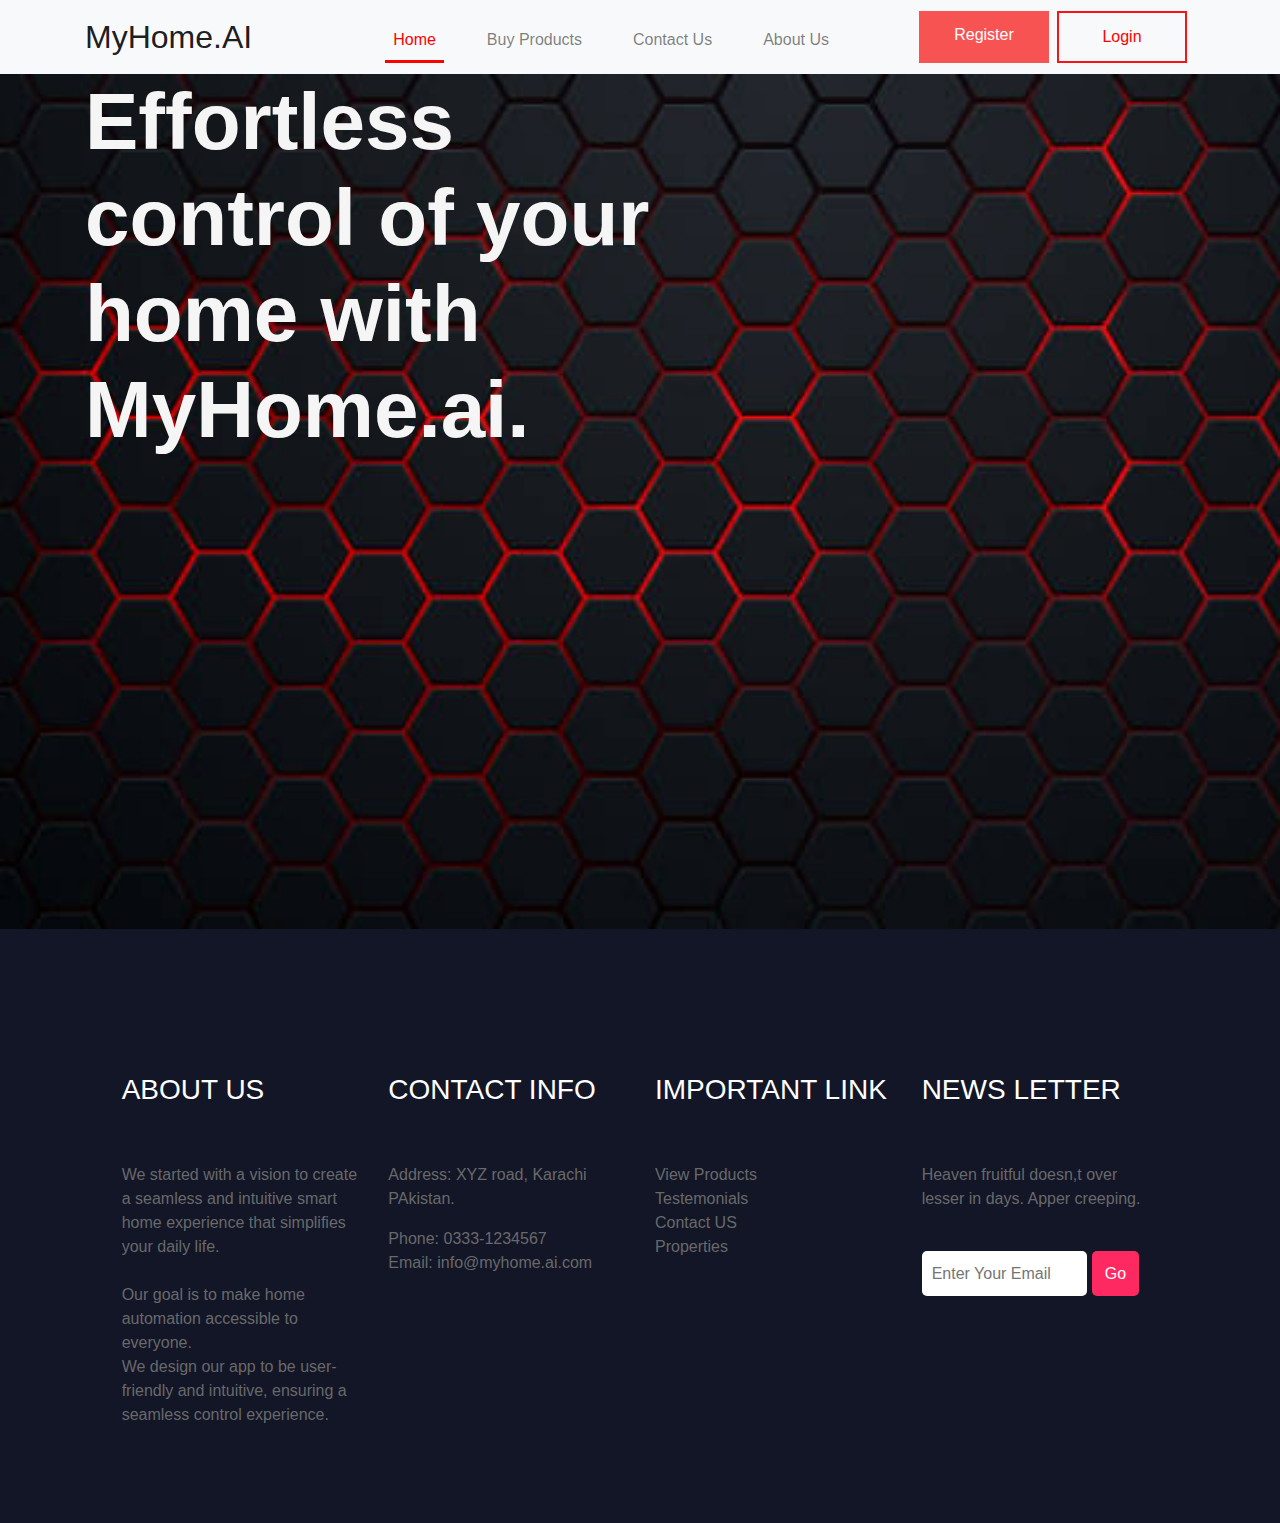
<file: index.html>
<!doctype html>
<html lang="en">

<head>
  <!-- Required meta tags -->
  <meta charset="utf-8">
  <meta name="viewport" content="width=device-width, initial-scale=1, shrink-to-fit=no">

  <!-- Bootstrap CSS -->
  <link rel="stylesheet" href="https://cdn.jsdelivr.net/npm/bootstrap@4.3.1/dist/css/bootstrap.min.css">
  <link rel="stylesheet" href="CSS/index.css">

  <title>Home</title>
</head>

<body>

  <!-- =========================================navbar starts================================================== -->
  <nav class="navbar navbar-expand-lg navbar-light bg-light">
    <div class="container">
        <a class="navbar-brand" href="#">MyHome.AI</a>
        <button class="navbar-toggler" type="button" data-toggle="collapse" data-target="#navbarSupportedContent"
            aria-controls="navbarSupportedContent" aria-expanded="false" aria-label="Toggle navigation">
            <span class="navbar-toggler-icon"></span>
        </button>

        <div class="collapse navbar-collapse" id="navbarSupportedContent">
            <ul class="navbar-nav m-auto mb-2 mb-lg-0">
                <li class="nav-item ">
                    <a class="nav-link" id="home" href="index.html">Home </a>
                </li>
                <li class="nav-item">
                    <a class="nav-link" id="products" href="buyProducts.html">Buy Products</a>
                </li>
                <li class="nav-item">
                    <a class="nav-link" id="contact" href="contactUs.html">Contact Us</a>
                </li>
                <li class="nav-item">
                    <a class="nav-link" id="about" href="aboutUs.html">About Us</a>
                </li>

            </ul>
            <form class="d-flex">
                <a class="btn0" href="registration.html">Register</a>
                <a class="btn1 mx-2" href="login.html">Login</a>
            </form>
        </div>
    </div>
</nav>
  <!--===================================navabr ends======================================-->




  <!--===================================main starts======================================-->

  <section class="main">
    <div class="container">
      <div class="row">
        <div class="col-lg-7">
          <h1>Effortless control of your<br> home with MyHome.ai.</h1>
        </div>
      </div>
    </div>
  </section>

  <!--===================================main ends======================================-->



 
  <!--=============================footer start====================-->

  <section class="footer pt-5">
    <div class="container-fluid pt-5">
        <div class="row ">
            <div class="col-lg-10 m-auto">
                <div class="row">
                    <div class="col-lg-3">
                        <h3 class="py-5">ABOUT US</h3>
                        <p>We started with a vision to create a seamless and intuitive smart home experience that
                            simplifies your daily life.
                        </p><br>
                        <p>Our goal is to make home automation accessible to everyone. <br>
                            We design our app to be user-friendly and intuitive, ensuring a seamless control
                            experience.</p>
                    </div>
                    <div class="col-lg-3">
                        <h3 class="py-5">CONTACT INFO</h3>
                        <p>Address: XYZ road, Karachi PAkistan.</p>
                        <p class="link pt-3">Phone: 0333-1234567</p>
                        <p class="link">Email: info@myhome.ai.com</p>
                    </div>
                    <div class="col-lg-3">
                        <h3 class="py-5">IMPORTANT LINK</h3>
                        <p class="link">View Products</p>
                        <p class="link">Testemonials</p>
                        <p class="link">Contact US</p>
                        <p class="link">Properties </p>
                    </div>
                    <div class="col-lg-3">
                        <h3 class="py-5">NEWS LETTER</h3>
                        <p>Heaven fruitful doesn,t over lesser
                            in days. Apper creeping.</p>

                        <input type="text" placeholder="Enter Your Email">
                        <button>Go</button>
                    </div>

                </div>
            </div>
        </div>
        <br><br><br><br>
    </div>

</section>

  <!--=============================footer end====================-->




  <script src="https://code.jquery.com/jquery-3.3.1.slim.min.js"
    integrity="sha384-q8i/X+965DzO0rT7abK41JStQIAqVgRVzpbzo5smXKp4YfRvH+8abtTE1Pi6jizo"
    crossorigin="anonymous"></script>
  <script src="https://cdn.jsdelivr.net/npm/popper.js@1.14.7/dist/umd/popper.min.js"></script>
  <script src="https://cdn.jsdelivr.net/npm/bootstrap@4.3.1/dist/js/bootstrap.min.js"></script>
</body>

</html>
</file>
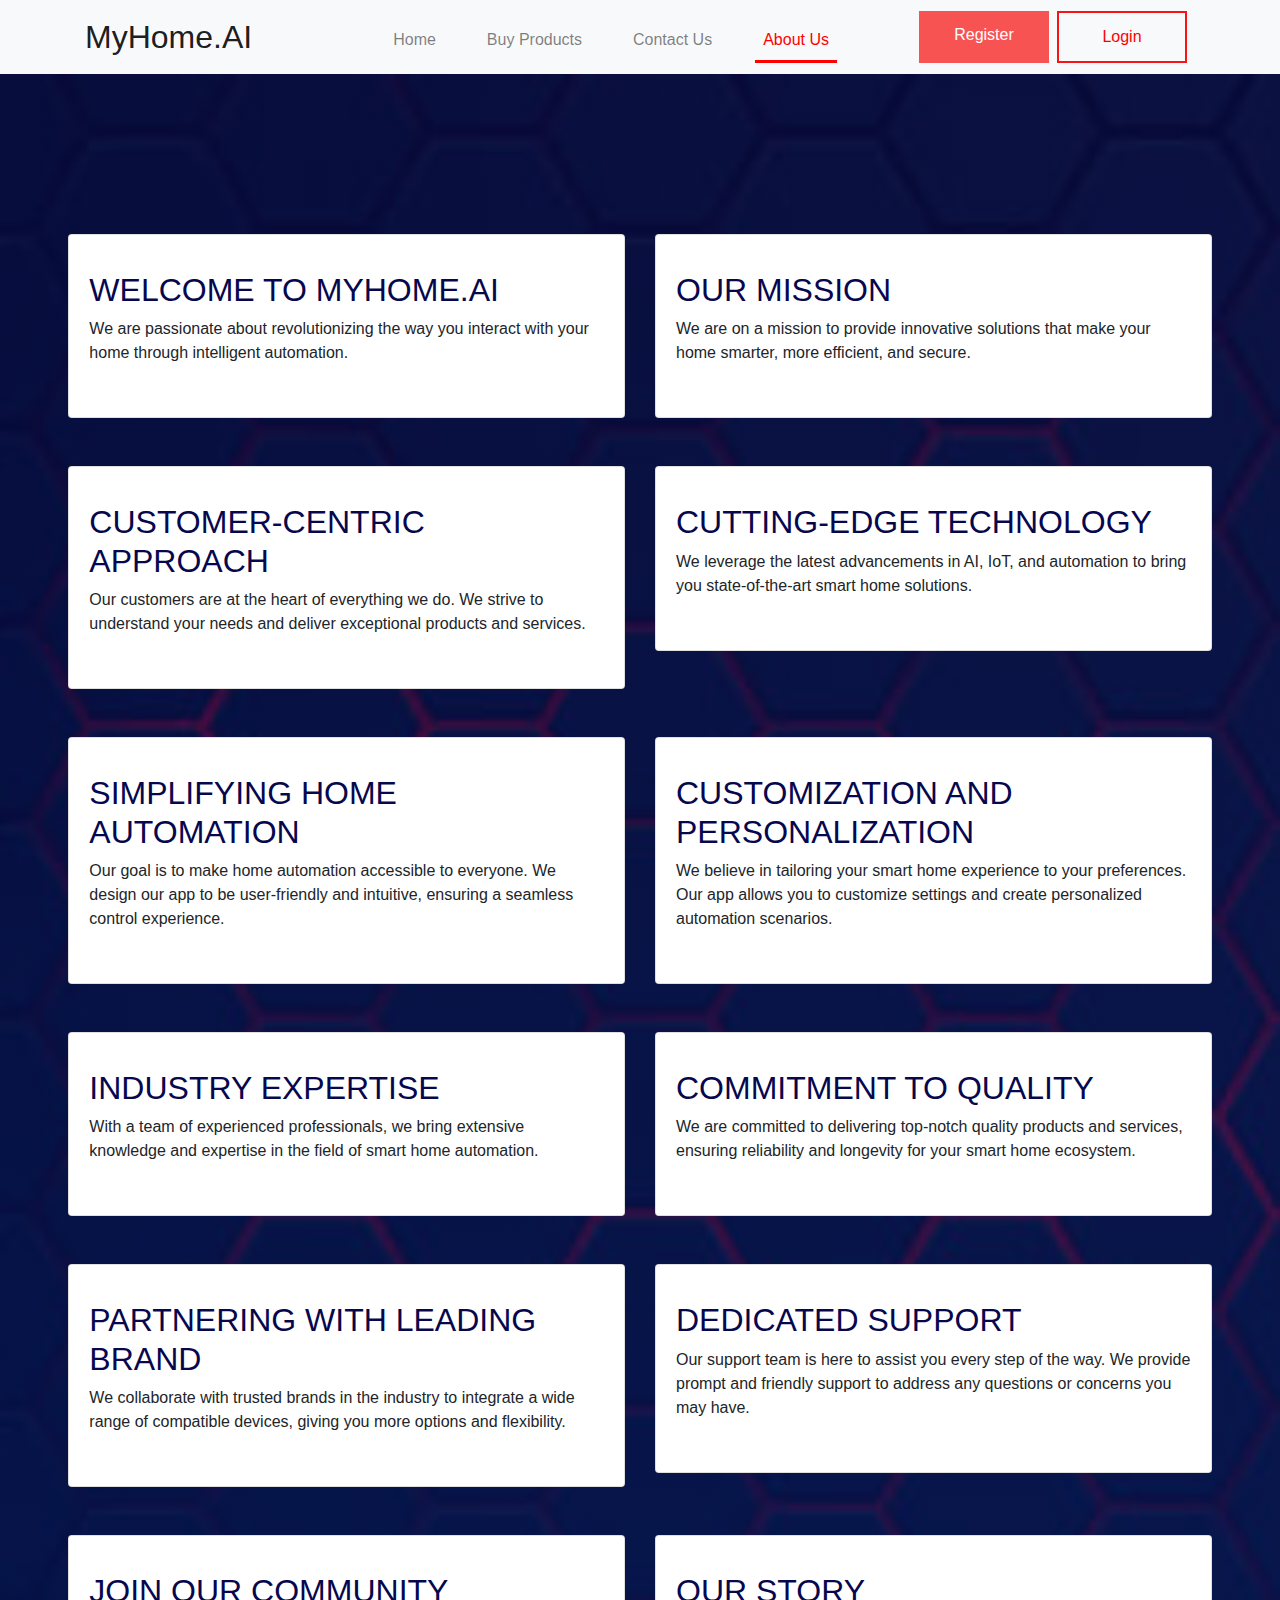
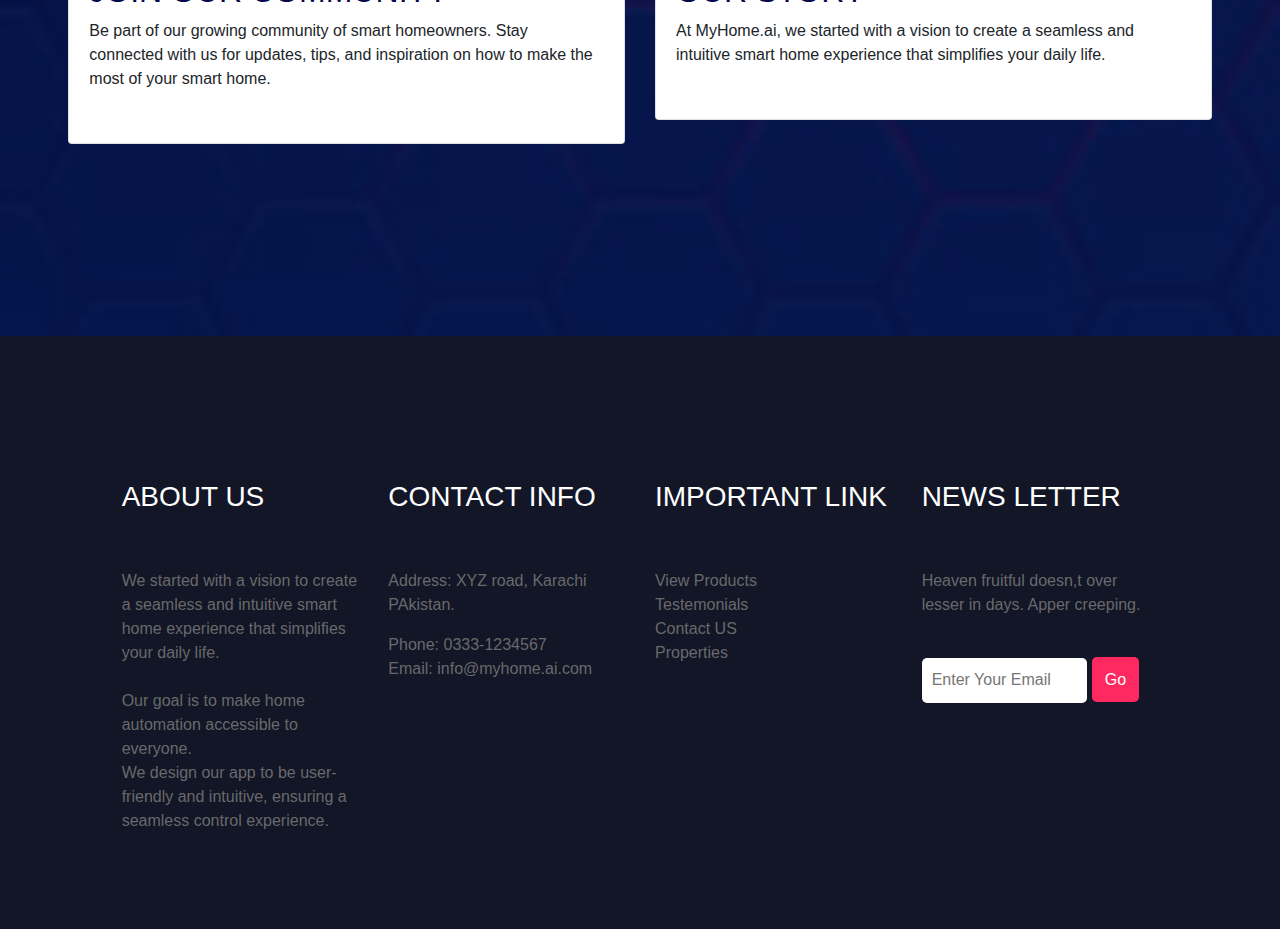
<file: aboutUs.html>
<!DOCTYPE html>
<html lang="en">

<head>
    <meta charset="UTF-8">
    <meta http-equiv="X-UA-Compatible" content="IE=edge">
    <meta name="viewport" content="width=device-width, initial-scale=1.0">

    <!-- Bootstrap CSS -->
    <link rel="stylesheet" href="https://cdn.jsdelivr.net/npm/bootstrap@4.3.1/dist/css/bootstrap.min.css">

    <link rel="stylesheet" href="CSS/aboutUs.css">
    <title>About Us</title>
</head>

<body>

      <!-- =========================================navbar starts================================================== -->
  <nav class="navbar navbar-expand-lg navbar-light bg-light">
    <div class="container">
        <a class="navbar-brand" href="#">MyHome.AI</a>
        <button class="navbar-toggler" type="button" data-toggle="collapse" data-target="#navbarSupportedContent"
            aria-controls="navbarSupportedContent" aria-expanded="false" aria-label="Toggle navigation">
            <span class="navbar-toggler-icon"></span>
        </button>

        <div class="collapse navbar-collapse" id="navbarSupportedContent">
            <ul class="navbar-nav m-auto mb-2 mb-lg-0">
                <li class="nav-item ">
                    <a class="nav-link" id="home" href="index.html">Home </a>
                </li>
                <li class="nav-item">
                    <a class="nav-link" id="products" href="buyProducts.html">Buy Products</a>
                </li>
                <li class="nav-item">
                    <a class="nav-link" id="contact" href="contactUs.html">Contact Us</a>
                </li>
                <li class="nav-item">
                    <a class="nav-link" id="about" href="aboutUs.html">About Us</a>
                </li>

            </ul>
            <form class="d-flex">
                <a class="btn0" href="registration.html">Register</a>
                <a class="btn1 mx-2" href="login.html">Login</a>
            </form>
        </div>
    </div>
</nav>
  <!--===================================navabr ends======================================-->

    <!--=============================about us start====================-->
    <div class="about py-5 ">
        <div class="container-fluid py-5">

            <div class="row py-5">
            
                <div class="col-lg-11 m-auto pt-3">


                    <!--row 1 of about us start-->

                    <div class="row pg-5 ">
                        <div class="col-lg-6">
                            <div class="card py-3">
                                <div class="card-body">

                                    <h2> Welcome to MyHome.AI</h2>
                                    <p> We are passionate about revolutionizing the way
                                        you interact with your home through intelligent automation.</p>
                                </div>
                            </div>
                        </div>

                        <div class="col-lg-6">
                            <div class="card py-3">
                                <div class="card-body">

                                    <h2> Our Mission </h2>
                                    <p> We are on a mission to provide innovative solutions that make
                                        your home smarter, more efficient, and secure.
                                    </p>
                                </div>
                            </div>
                        </div>
                    </div>

                    <!--row 2 of about us start-->

                    <div class="row py-5">
                        <div class="col-lg-6">
                            <div class="card py-3">
                                <div class="card-body">

                                    <h2> Customer-Centric Approach </h2>
                                    <p> Our customers are at the heart of everything we do. We strive to
                                        understand your needs and deliver exceptional products and services.
                                    </p>
                                </div>
                            </div>
                        </div>
                        <div class="col-lg-6">
                            <div class="card py-3">
                                <div class="card-body">

                                    <h2> Cutting-Edge Technology </h2>
                                    <p> We leverage the latest advancements in AI, IoT, and automation
                                        to bring you state-of-the-art smart home solutions.
                                    </p>
                                </div>
                            </div>
                        </div>
                    </div>

                    <!--row 3 of about us start-->

                    <div class="row pg-5">
                        <div class="col-lg-6">
                            <div class="card py-3">
                                <div class="card-body">

                                    <h2> Simplifying Home Automation</h2>
                                    <p> Our goal is to make home automation accessible to everyone.
                                        We design our app to be user-friendly and intuitive, ensuring
                                        a seamless control experience.
                                    </p>
                                </div>
                            </div>
                        </div>

                        <div class="col-lg-6">
                            <div class="card py-3">
                                <div class="card-body">

                                    <h2> Customization and Personalization</h2>
                                    <p> We believe in tailoring your smart home experience to your preferences.
                                        Our app allows you to customize settings and create personalized automation
                                        scenarios.
                                    </p>
                                </div>
                            </div>
                        </div>
                    </div>

                    <!--row 4 of about us start-->

                    <div class="row py-5">
                        <div class="col-lg-6">
                            <div class="card py-3">
                                <div class="card-body">

                                    <h2> Industry Expertise</h2>
                                    <p> With a team of experienced professionals, we bring extensive knowledge
                                        and expertise in the field of smart home automation.
                                    </p>
                                </div>
                            </div>
                        </div>

                        <div class="col-lg-6">
                            <div class="card py-3">
                                <div class="card-body">

                                    <h2> Commitment to Quality</h2>
                                    <p> We are committed to delivering top-notch quality products and services,
                                        ensuring reliability and longevity for your smart home ecosystem.
                                    </p>
                                </div>
                            </div>
                        </div>
                    </div>

                    <!--row 5 of about us start-->

                    <div class="row pg-5">
                        <div class="col-lg-6">
                            <div class="card py-3">
                                <div class="card-body">

                                    <h2> Partnering with Leading Brand </h2>
                                    <p> We collaborate with trusted brands in the industry to integrate a wide range
                                        of compatible devices, giving you more options and flexibility.
                                    </p>
                                </div>
                            </div>
                        </div>

                        <div class="col-lg-6">
                            <div class="card py-3">
                                <div class="card-body">

                                    <h2> Dedicated Support</h2>
                                    <p> Our support team is here to assist you every step of the way. We provide
                                        prompt
                                        and friendly support to address any questions or concerns you may have.
                                    </p>
                                </div>
                            </div>
                        </div>
                    </div>

                    <!--row 6 of about us start-->

                    <div class="row py-5">
                        <div class="col-lg-6">
                            <div class="card py-3">
                                <div class="card-body">

                                    <h2> Join Our Community</h2>
                                    <p> Be part of our growing community of smart homeowners. Stay connected with us
                                        for
                                        updates, tips, and inspiration on how to make the most of your smart home.
                                    </p>
                                </div>
                            </div>
                        </div>
                        <div class="col-lg-6">
                            <div class="card py-3">
                                <div class="card-body">

                                    <h2> Our Story</h2>
                                    <p> At MyHome.ai, we started with a vision to create a seamless
                                        and intuitive smart home experience that simplifies your daily life.
                                    </p>
                                </div>
                            </div>
                        </div>
                    </div>

                </div>
            
            </div>
        </div>
    </div>

    <!--=============================about us end====================-->


    <!--=============================footer start====================-->

    <section class="footer pt-5">
        <div class="container-fluid pt-5">
            <div class="row ">
                <div class="col-lg-10 m-auto">
                    <div class="row">
                        <div class="col-lg-3">
                            <h3 class="py-5">ABOUT US</h3>
                            <p>We started with a vision to create a seamless and intuitive smart home experience that
                                simplifies your daily life.
                            </p><br>
                            <p>Our goal is to make home automation accessible to everyone. <br>
                                We design our app to be user-friendly and intuitive, ensuring a seamless control
                                experience.</p>
                        </div>
                        <div class="col-lg-3">
                            <h3 class="py-5">CONTACT INFO</h3>
                            <p>Address: XYZ road, Karachi PAkistan.</p>
                            <p class="link pt-3">Phone: 0333-1234567</p>
                            <p class="link">Email: info@myhome.ai.com</p>
                        </div>
                        <div class="col-lg-3">
                            <h3 class="py-5">IMPORTANT LINK</h3>
                            <p class="link">View Products</p>
                            <p class="link">Testemonials</p>
                            <p class="link">Contact US</p>
                            <p class="link">Properties </p>
                        </div>
                        <div class="col-lg-3">
                            <h3 class="py-5">NEWS LETTER</h3>
                            <p>Heaven fruitful doesn,t over lesser
                                in days. Apper creeping.</p>

                            <input type="text" placeholder="Enter Your Email">
                            <button>Go</button>
                        </div>

                    </div>
                </div>
            </div>
            <br><br><br><br>
        </div>

    </section>


    <script src="https://code.jquery.com/jquery-3.3.1.slim.min.js"
        integrity="sha384-q8i/X+965DzO0rT7abK41JStQIAqVgRVzpbzo5smXKp4YfRvH+8abtTE1Pi6jizo"
        crossorigin="anonymous"></script>
    <script src="https://cdn.jsdelivr.net/npm/popper.js@1.14.7/dist/umd/popper.min.js"></script>
    <script src="https://cdn.jsdelivr.net/npm/bootstrap@4.3.1/dist/js/bootstrap.min.js"></script>

</body>

</html>
</file>
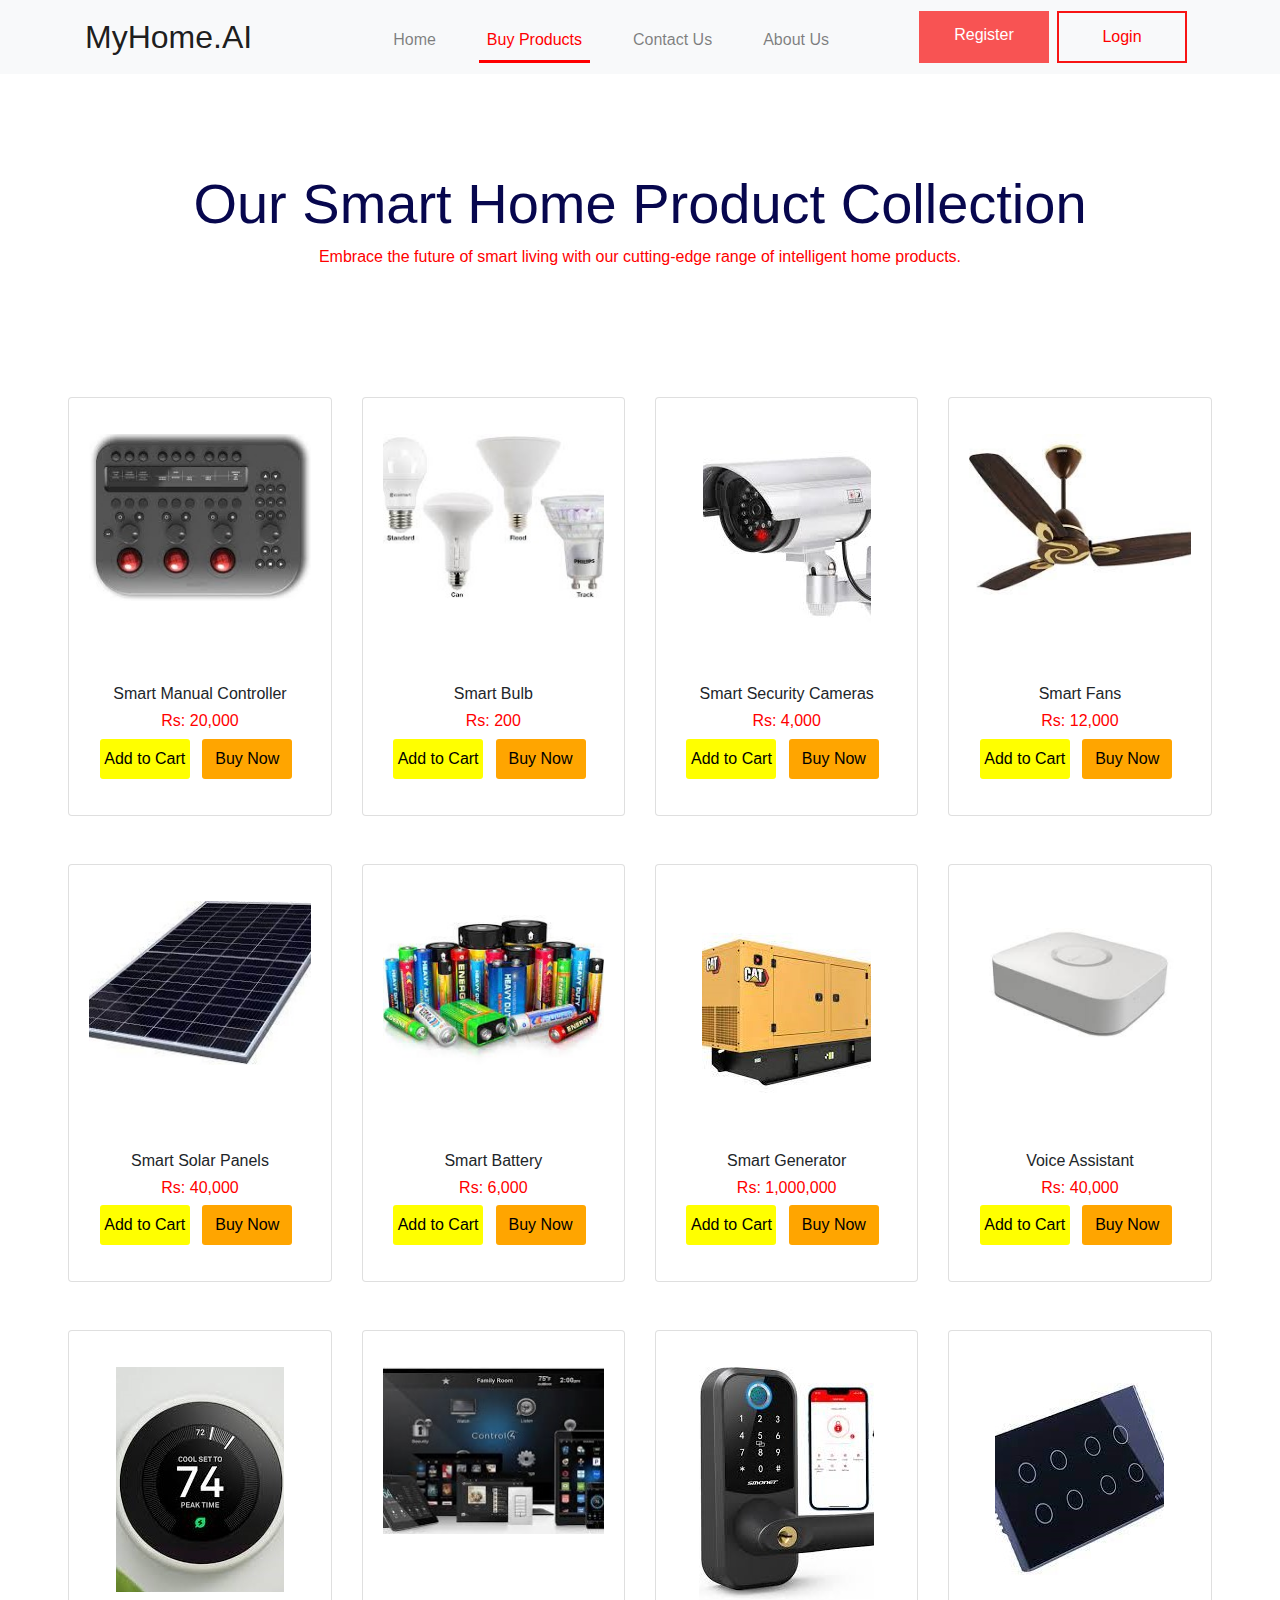
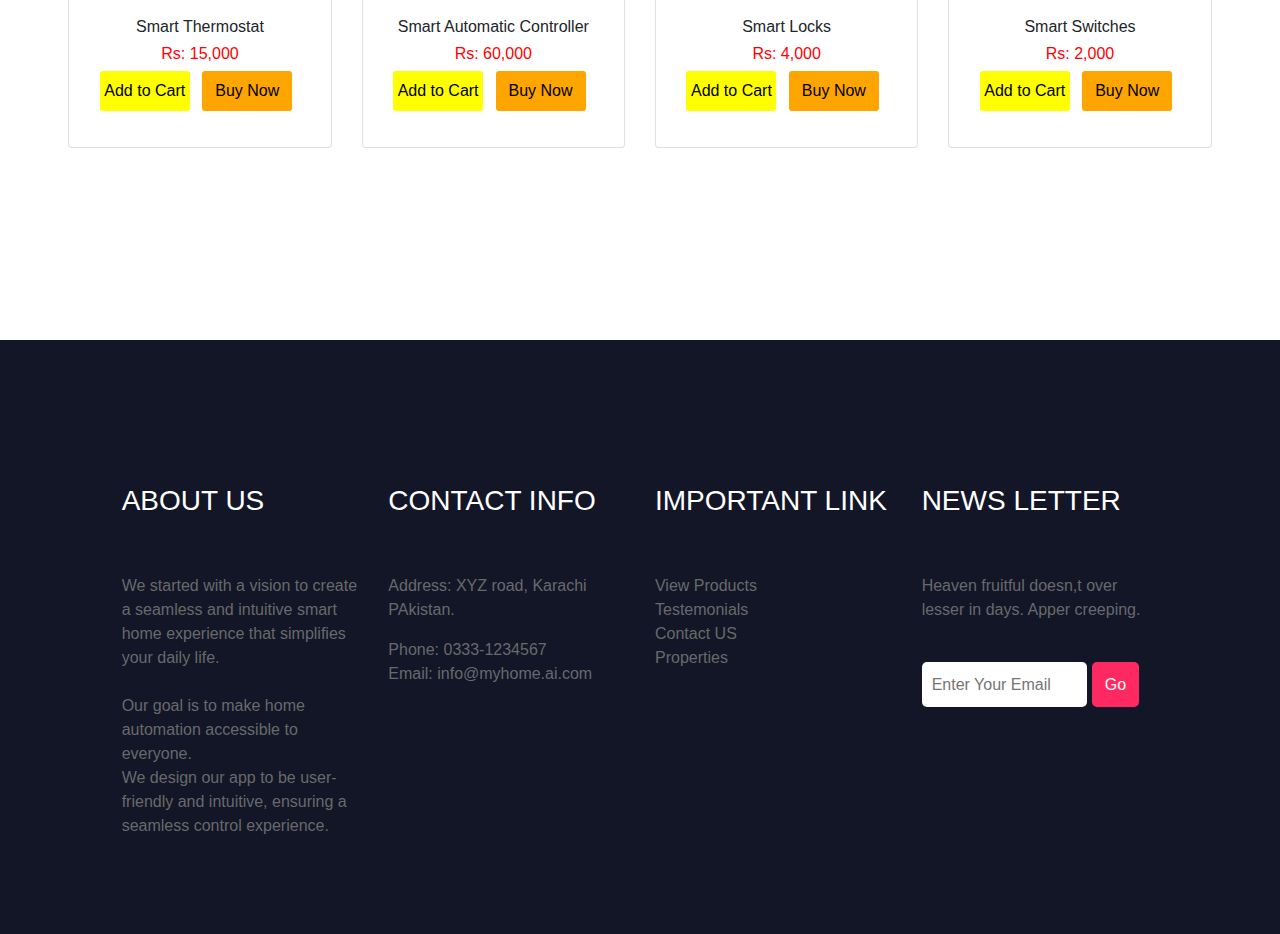
<file: buyProducts.html>
<!DOCTYPE html>
<html lang="en">

<head>
    <meta charset="UTF-8">
    <meta http-equiv="X-UA-Compatible" content="IE=edge">
    <meta name="viewport" content="width=device-width, initial-scale=1.0">

    <!-- Bootstrap CSS -->
    <link rel="stylesheet" href="https://cdn.jsdelivr.net/npm/bootstrap@4.3.1/dist/css/bootstrap.min.css">

    <link rel="stylesheet" href="CSS/buyProducts.css">
    <title>Buy Products</title>
</head>

<body>

      <!-- =========================================navbar starts================================================== -->
  <nav class="navbar navbar-expand-lg navbar-light bg-light">
    <div class="container">
        <a class="navbar-brand" href="#">MyHome.AI</a>
        <button class="navbar-toggler" type="button" data-toggle="collapse" data-target="#navbarSupportedContent"
            aria-controls="navbarSupportedContent" aria-expanded="false" aria-label="Toggle navigation">
            <span class="navbar-toggler-icon"></span>
        </button>

        <div class="collapse navbar-collapse" id="navbarSupportedContent">
            <ul class="navbar-nav m-auto mb-2 mb-lg-0">
                <li class="nav-item ">
                    <a class="nav-link" id="home" href="index.html">Home </a>
                </li>
                <li class="nav-item">
                    <a class="nav-link" id="products" href="buyProducts.html">Buy Products</a>
                </li>
                <li class="nav-item">
                    <a class="nav-link" id="contact" href="contactUs.html">Contact Us</a>
                </li>
                <li class="nav-item">
                    <a class="nav-link" id="about" href="aboutUs.html">About Us</a>
                </li>

            </ul>
            <form class="d-flex">
                <a class="btn0" href="registration.html">Register</a>
                <a class="btn1 mx-2" href="login.html">Login</a>
            </form>
        </div>
    </div>
</nav>
  <!--===================================navabr ends======================================-->


    <div class="products py-5">
        <div class="container-fluid py-5 text-center">
            <h1>Our Smart Home Product Collection</h1>
            <p class="red">Embrace the future of smart living with our cutting-edge range of intelligent home products.
            </p>

            <div class="row py-5">
                <div class="col-lg-11 m-auto pt-3">
                    <!--row 1 of products start-->

                    <div class="row py-5">
                        <div class="col-lg-3">
                            <div class="card py-3">
                                <div class="card-body">

                                    <!-- to make all images of same size use this div -->
                                    <div class="img">
                                        <img src="Images/images.jpg" class="img-fluid" alt="">
                                    </div>

                                    <h6>Smart Manual Controller</h6>
                                    <h6 class="red">Rs: 20,000</h6>

                                    <button class="addToCart">Add to Cart</button>
                                    <button class="BuyNow mx-2">Buy Now</button>

                                </div>
                            </div>
                        </div>

                        <div class="col-lg-3">
                            <div class="card py-3">
                                <div class="card-body">
                                    <div class="img">
                                        <img src="Images/bulb.jpg" class="img-fluid" alt="">
                                    </div>
                                    <h6>Smart Bulb</h6>
                                    <h6 class="red">Rs: 200</h6>

                                    <button class="addToCart">Add to Cart</button>
                                    <button class="BuyNow mx-2">Buy Now</button>
                                </div>
                            </div>
                        </div>

                        <div class="col-lg-3">
                            <div class="card py-3">
                                <div class="card-body">

                                    <div class="img">
                                        <img src="Images/camera.jpg" class="img-fluid" alt="">
                                    </div>
                                    <h6>Smart Security Cameras</h6>
                                    <h6 class="red">Rs: 4,000</h6>
                                    <button class="addToCart">Add to Cart</button>
                                    <button class="BuyNow mx-2">Buy Now</button>
                                </div>
                            </div>
                        </div>

                        <div class="col-lg-3">
                            <div class="card py-3">
                                <div class="card-body">
                                    <div class="img">
                                        <img src="Images/fan.jpg" class="img-fluid" alt="">
                                    </div>
                                    <h6>Smart Fans</h6>
                                    <h6 class="red">Rs: 12,000</h6>
                                    <button class="addToCart">Add to Cart</button>
                                    <button class="BuyNow mx-2">Buy Now</button>
                                </div>
                            </div>
                        </div>
                    </div>
                    <!--row 1 of products end-->

                    <!--row 2 of products start-->
                    <div class="row ">
                        <div class="col-lg-3">
                            <div class="card py-3">
                                <div class="card-body">
                                    <div class="img">
                                        <img src="Images/solar.jpg" class="img-fluid" alt="">
                                    </div>
                                    <h6>Smart Solar Panels</h6>
                                    <h6 class="red">Rs: 40,000</h6>
                                    <button class="addToCart">Add to Cart</button>
                                    <button class="BuyNow mx-2">Buy Now</button>
                                </div>
                            </div>
                        </div>

                        <div class="col-lg-3">
                            <div class="card py-3">
                                <div class="card-body">
                                    <div class="img">
                                        <img src="Images/battery.jpg" class="img-fluid" alt="">
                                    </div>
                                    <h6>Smart Battery</h6>
                                    <h6 class="red">Rs: 6,000</h6>
                                    <button class="addToCart">Add to Cart</button>
                                    <button class="BuyNow mx-2">Buy Now</button>
                                </div>
                            </div>
                        </div>

                        <div class="col-lg-3">
                            <div class="card py-3">
                                <div class="card-body">
                                    <div class="img">
                                        <img src="Images/generator.jpg" class="img-fluid" alt="">
                                    </div>
                                    <h6>Smart Generator</h6>
                                    <h6 class="red">Rs: 1,000,000</h6>
                                    <button class="addToCart">Add to Cart</button>
                                    <button class="BuyNow mx-2">Buy Now</button>
                                </div>
                            </div>
                        </div>

                        <div class="col-lg-3">
                            <div class="card py-3">
                                <div class="card-body">
                                    <div class="img">
                                        <img src="Images/speaker.jpg" class="img-fluid" alt="">
                                    </div>
                                    <h6>Voice Assistant</h6>
                                    <h6 class="red">Rs: 40,000</h6>
                                    <button class="addToCart">Add to Cart</button>
                                    <button class="BuyNow mx-2">Buy Now</button>
                                </div>
                            </div>
                        </div>
                    </div>
                    <!--row 2 of products end-->

                    <!--row 3 of products start-->
                    <div class="row py-5">
                        <div class="col-lg-3">
                            <div class="card py-3">
                                <div class="card-body">
                                    <div class="img">
                                        <img src="Images/smart_Thermostat.jpg" class="img-fluid" alt="">
                                    </div>
                                    <h6>Smart Thermostat</h6>
                                    <h6 class="red">Rs: 15,000</h6>
                                    <button class="addToCart">Add to Cart</button>
                                    <button class="BuyNow mx-2">Buy Now</button>
                                </div>
                            </div>
                        </div>

                        <div class="col-lg-3">
                            <div class="card py-3">
                                <div class="card-body">
                                    <div class="img">
                                        <img src="Images/smart_controller.jpg" class="img-fluid" alt="">
                                    </div>
                                    <h6>Smart Automatic Controller</h6>
                                    <h6 class="red">Rs: 60,000</h6>
                                    <button class="addToCart">Add to Cart</button>
                                    <button class="BuyNow mx-2">Buy Now</button>
                                </div>
                            </div>
                        </div>

                        <div class="col-lg-3">
                            <div class="card py-3">
                                <div class="card-body">
                                    <div class="img">
                                        <img src="Images/smart_locks.jpg" class="img-fluid" alt="">
                                    </div>
                                    <h6>Smart Locks</h6>
                                    <h6 class="red">Rs: 4,000</h6>
                                    <button class="addToCart">Add to Cart</button>
                                    <button class="BuyNow mx-2">Buy Now</button>
                                </div>
                            </div>
                        </div>

                        <div class="col-lg-3">
                            <div class="card py-3">
                                <div class="card-body">
                                    <div class="img">
                                        <img src="Images/smart_switches.jpg" class="img-fluid" alt="">
                                    </div>
                                    <h6>Smart Switches</h6>
                                    <h6 class="red">Rs: 2,000</h6>
                                    <button class="addToCart">Add to Cart</button>
                                    <button class="BuyNow mx-2">Buy Now</button>
                                </div>
                            </div>
                        </div>
                    </div>
                    <!--row 3 of products end-->
                </div>
            </div>
        </div>
    </div>

    </div>

    <!--=============================products page end====================-->

    <!--=============================footer start====================-->

    <section class="footer pt-5">
        <div class="container-fluid pt-5">
            <div class="row ">
                <div class="col-lg-10 m-auto">
                    <div class="row">
                        <div class="col-lg-3">
                            <h3 class="py-5">ABOUT US</h3>
                            <p>We started with a vision to create a seamless and intuitive smart home experience that
                                simplifies your daily life.
                            </p><br>
                            <p>Our goal is to make home automation accessible to everyone. <br>
                                We design our app to be user-friendly and intuitive, ensuring a seamless control
                                experience.</p>
                        </div>
                        <div class="col-lg-3">
                            <h3 class="py-5">CONTACT INFO</h3>
                            <p>Address: XYZ road, Karachi PAkistan.</p>
                            <p class="link pt-3">Phone: 0333-1234567</p>
                            <p class="link">Email: info@myhome.ai.com</p>
                        </div>
                        <div class="col-lg-3">
                            <h3 class="py-5">IMPORTANT LINK</h3>
                            <p class="link">View Products</p>
                            <p class="link">Testemonials</p>
                            <p class="link">Contact US</p>
                            <p class="link">Properties </p>
                        </div>
                        <div class="col-lg-3">
                            <h3 class="py-5">NEWS LETTER</h3>
                            <p>Heaven fruitful doesn,t over lesser
                                in days. Apper creeping.</p>

                            <input type="text" placeholder="Enter Your Email">
                            <button>Go</button>
                        </div>

                    </div>
                </div>
            </div>
            <br><br><br><br>
        </div>

    </section>


    <script src="https://code.jquery.com/jquery-3.3.1.slim.min.js"
        integrity="sha384-q8i/X+965DzO0rT7abK41JStQIAqVgRVzpbzo5smXKp4YfRvH+8abtTE1Pi6jizo"
        crossorigin="anonymous"></script>
    <script src="https://cdn.jsdelivr.net/npm/popper.js@1.14.7/dist/umd/popper.min.js"></script>
    <script src="https://cdn.jsdelivr.net/npm/bootstrap@4.3.1/dist/js/bootstrap.min.js"></script>

</body>

</html>
</file>
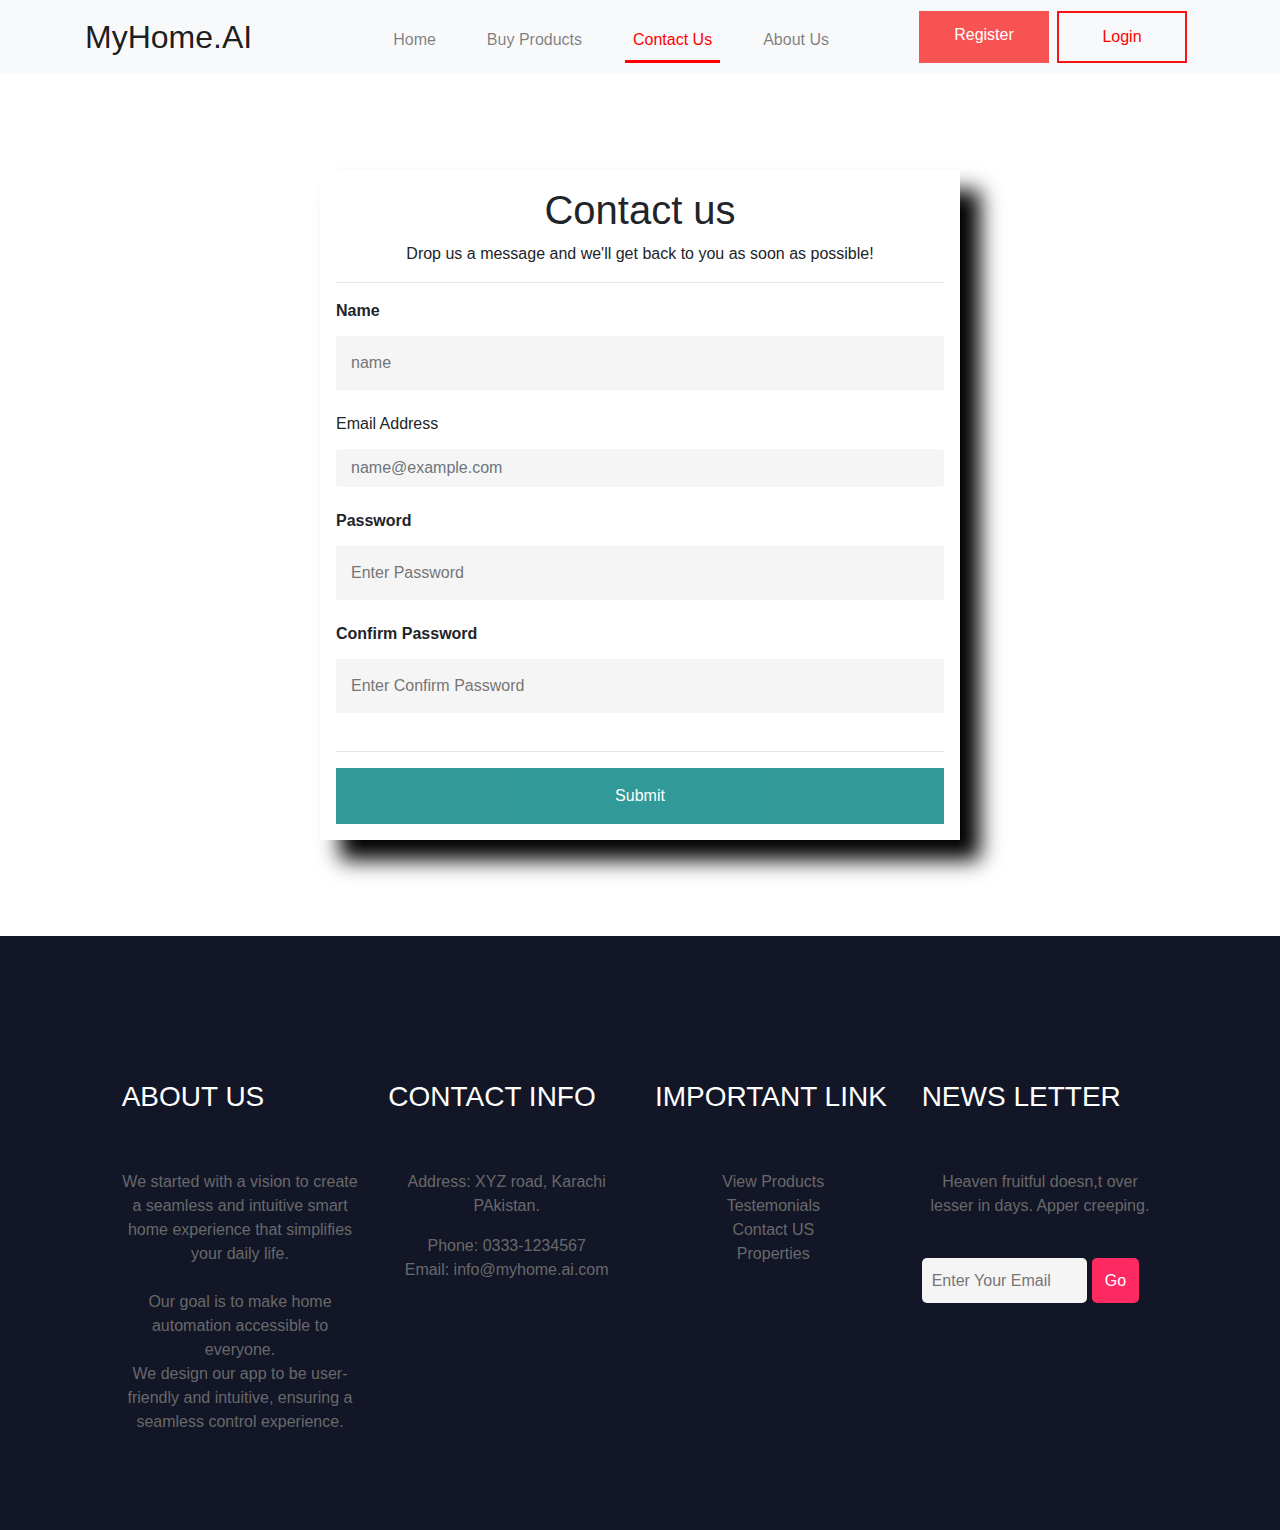
<file: contactUs.html>
<!DOCTYPE html>
<html lang="en">

<head>
    <meta charset="UTF-8">
    <meta http-equiv="X-UA-Compatible" content="IE=edge">
    <meta name="viewport" content="width=device-width, initial-scale=1.0">

    <!-- Bootstrap CSS -->
    <link rel="stylesheet" href="https://cdn.jsdelivr.net/npm/bootstrap@4.3.1/dist/css/bootstrap.min.css">

    <link rel="stylesheet" href="CSS/contactUs.css">
    <title>Buy Products</title>
</head>

<body>

      <!-- =========================================navbar starts================================================== -->
  <nav class="navbar navbar-expand-lg navbar-light bg-light">
    <div class="container">
        <a class="navbar-brand" href="#">MyHome.AI</a>
        <button class="navbar-toggler" type="button" data-toggle="collapse" data-target="#navbarSupportedContent"
            aria-controls="navbarSupportedContent" aria-expanded="false" aria-label="Toggle navigation">
            <span class="navbar-toggler-icon"></span>
        </button>

        <div class="collapse navbar-collapse" id="navbarSupportedContent">
            <ul class="navbar-nav m-auto mb-2 mb-lg-0">
                <li class="nav-item ">
                    <a class="nav-link" id="home" href="index.html">Home </a>
                </li>
                <li class="nav-item">
                    <a class="nav-link" id="products" href="buyProducts.html">Buy Products</a>
                </li>
                <li class="nav-item">
                    <a class="nav-link" id="contact" href="contactUs.html">Contact Us</a>
                </li>
                <li class="nav-item">
                    <a class="nav-link" id="about" href="aboutUs.html">About Us</a>
                </li>

            </ul>
            <form class="d-flex">
                <a class="btn0" href="registration.html">Register</a>
                <a class="btn1 mx-2" href="login.html">Login</a>
            </form>
        </div>
    </div>
</nav>
  <!--===================================navabr ends======================================-->



    <!--===================================Contact US Starts======================================-->
    <br><br><br><br>
    <form action="">
        <div class="ContactUs">
            <h1>Contact us</h1>
            <p>Drop us a message and we'll get back to you as soon as possible!</p>
            <hr />

            <div class="Name">
                <label for="name"><b>Name </b></label>
                <input type="text" placeholder="name" name="name" id="fname" required>
            </div>

            <div class="Email">
                <label for="exampleFormControlInput1">Email Address</label>
                <input type="email" class="form-control" id="exampleFormControlInput1" placeholder="name@example.com"
                    required>
            </div>

            <div class="Password">
                <label for="psw"><b>Password </b></label>
                <input type="password" placeholder="Enter Password" name="psw" id="psw" required>
            </div>

            <div class="ConfirmPassword">
                <label for="cpsw"><b>Confirm Password </b></label>
                <input type="password" placeholder="Enter Confirm Password" name="cpsw" id="cpsw" required>
            </div>

            <hr>
            <div>
                <button type="Submit" class="submitBtn">Submit</button>
            </div>
        </div>
    </form>
    <br><br><br><br>

<!--===================================Contact us ends======================================-->



    <!--=============================footer start====================-->

    <section class="footer pt-5">
        <div class="container-fluid pt-5">
            <div class="row ">
                <div class="col-lg-10 m-auto">
                    <div class="row">
                        <div class="col-lg-3">
                            <h3 class="py-5">ABOUT US</h3>
                            <p>We started with a vision to create a seamless and intuitive smart home experience that
                                simplifies your daily life.
                            </p><br>
                            <p>Our goal is to make home automation accessible to everyone. <br>
                                We design our app to be user-friendly and intuitive, ensuring a seamless control
                                experience.</p>
                        </div>
                        <div class="col-lg-3">
                            <h3 class="py-5">CONTACT INFO</h3>
                            <p>Address: XYZ road, Karachi PAkistan.</p>
                            <p class="link pt-3">Phone: 0333-1234567</p>
                            <p class="link">Email: info@myhome.ai.com</p>
                        </div>
                        <div class="col-lg-3">
                            <h3 class="py-5">IMPORTANT LINK</h3>
                            <p class="link">View Products</p>
                            <p class="link">Testemonials</p>
                            <p class="link">Contact US</p>
                            <p class="link">Properties </p>
                        </div>
                        <div class="col-lg-3">
                            <h3 class="py-5">NEWS LETTER</h3>
                            <p>Heaven fruitful doesn,t over lesser
                                in days. Apper creeping.</p>

                            <input type="text" placeholder="Enter Your Email">
                            <button>Go</button>
                        </div>

                    </div>
                </div>
            </div>
            <br><br><br><br>
        </div>

    </section>


    <script src="https://code.jquery.com/jquery-3.3.1.slim.min.js"
        integrity="sha384-q8i/X+965DzO0rT7abK41JStQIAqVgRVzpbzo5smXKp4YfRvH+8abtTE1Pi6jizo"
        crossorigin="anonymous"></script>
    <script src="https://cdn.jsdelivr.net/npm/popper.js@1.14.7/dist/umd/popper.min.js"></script>
    <script src="https://cdn.jsdelivr.net/npm/bootstrap@4.3.1/dist/js/bootstrap.min.js"></script>

</body>

</html>
</file>
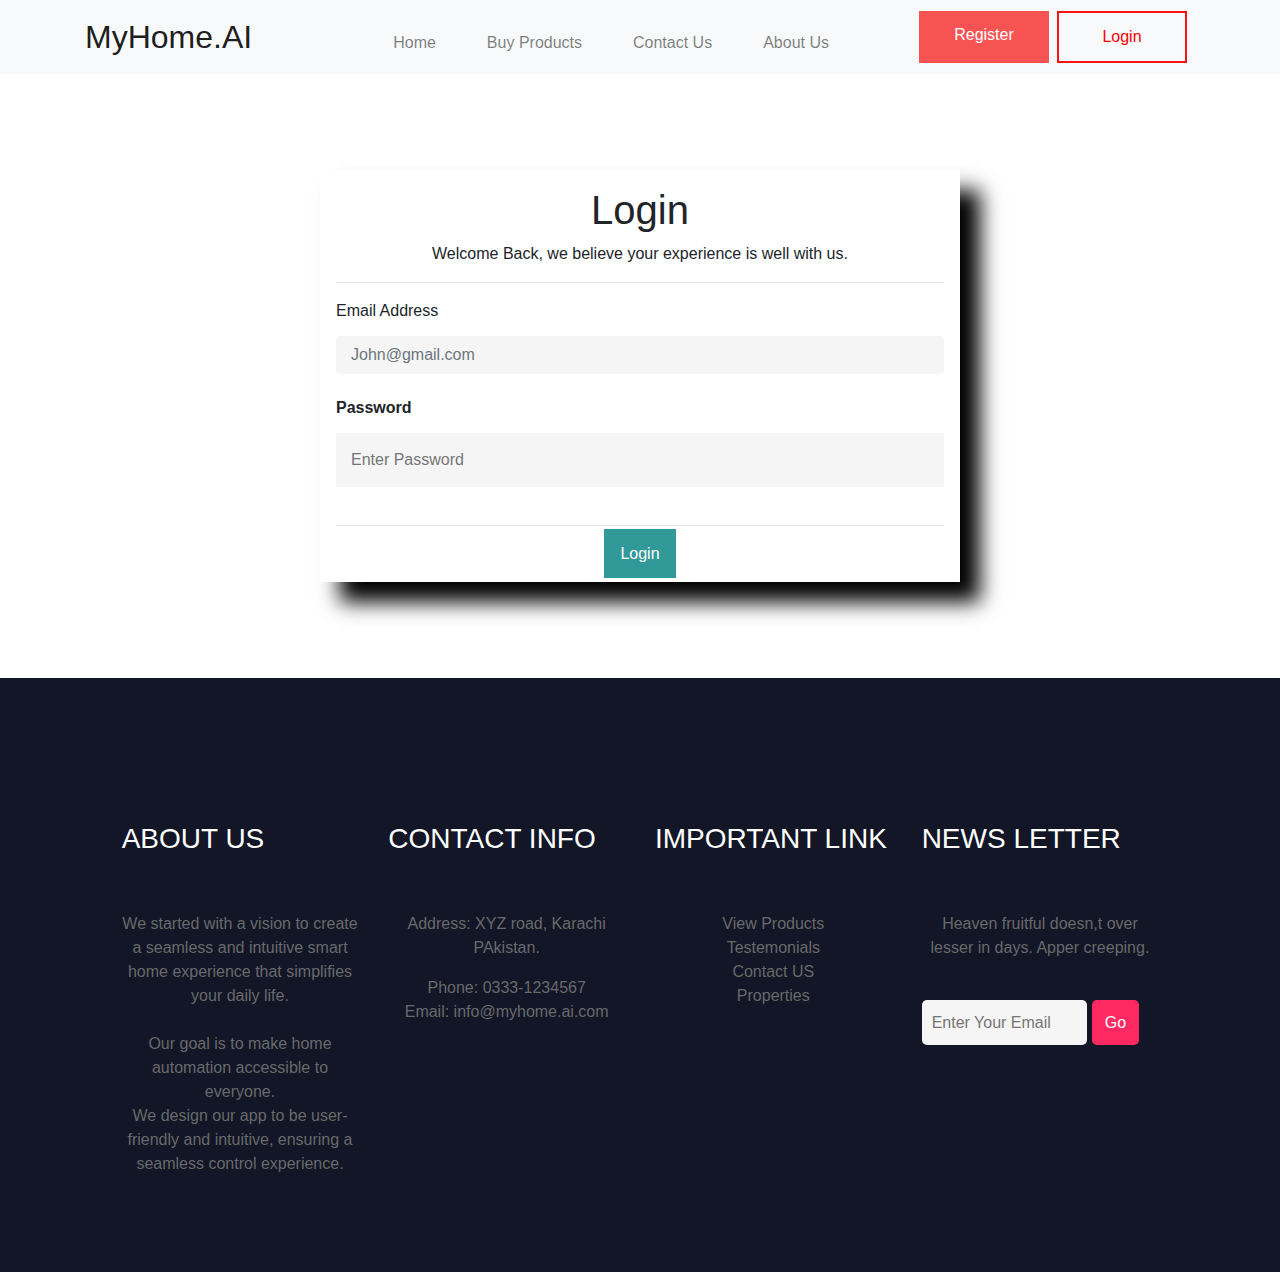
<file: login.html>
<!doctype html>
<html lang="en">

<head>
    <!-- Required meta tags -->
    <meta charset="utf-8">
    <meta name="viewport" content="width=device-width, initial-scale=1, shrink-to-fit=no">

    <!-- Bootstrap CSS -->
    <link rel="stylesheet" href="https://cdn.jsdelivr.net/npm/bootstrap@4.3.1/dist/css/bootstrap.min.css">
    <link rel="stylesheet" href="CSS/login.css">

    <title>Registration</title>
</head>

<body>

    <!-- =========================================navbar starts================================================== -->
    <nav class="navbar navbar-expand-lg navbar-light bg-light">
        <div class="container">
            <a class="navbar-brand" href="#">MyHome.AI</a>
            <button class="navbar-toggler" type="button" data-toggle="collapse" data-target="#navbarSupportedContent"
                aria-controls="navbarSupportedContent" aria-expanded="false" aria-label="Toggle navigation">
                <span class="navbar-toggler-icon"></span>
            </button>

            <div class="collapse navbar-collapse" id="navbarSupportedContent">
                <ul class="navbar-nav m-auto mb-2 mb-lg-0">
                    <li class="nav-item ">
                        <a class="nav-link" id="home" href="index.html">Home </a>
                    </li>
                    <li class="nav-item">
                        <a class="nav-link" id="products" href="buyProducts.html">Buy Products</a>
                    </li>
                    <li class="nav-item">
                        <a class="nav-link" id="contact" href="contactUs.html">Contact Us</a>
                    </li>
                    <li class="nav-item">
                        <a class="nav-link" id="about" href="aboutUs.html">About Us</a>
                    </li>

                </ul>
                <form class="d-flex">
                    <a class="btn0" href="registration.html">Register</a>
                    <a class="btn1 mx-2" href="login.html">Login</a>
                </form>
            </div>
        </div>
    </nav>
    <!--===================================navabr ends======================================-->




    <!--===================================Registration Starts======================================-->
    <br><br><br><br>
    <form action="">
        <div class="Register">
            <h1>Login </h1>
            <p>Welcome Back, we believe your experience is well with us.</p>
            <hr />

            <div class="Email">
                <label for="exampleFormControlInput1">Email Address</label>
                <input type="email" class="form-control" id="exampleFormControlInput1" placeholder="John@gmail.com"
                    required>
            </div>

            <div class="Password">
                <label for="psw"><b>Password </b></label>
                <input type="password" placeholder="Enter Password" name="psw" id="psw" required>
            </div>


            <hr>
            <div class="row">
                <div class="col-md-12 text-center">
                    <a class="submitBtn " href="index.html">Login</a>
                </div>
            </div>
        </div>
    </form>
    <br><br><br><br>

    <!--===================================Registration ends======================================-->



    <!--=============================footer start====================-->

    <section class="footer pt-5">
        <div class="container-fluid pt-5">
            <div class="row ">
                <div class="col-lg-10 m-auto">
                    <div class="row">
                        <div class="col-lg-3">
                            <h3 class="py-5">ABOUT US</h3>
                            <p>We started with a vision to create a seamless and intuitive smart home experience that
                                simplifies your daily life.
                            </p><br>
                            <p>Our goal is to make home automation accessible to everyone. <br>
                                We design our app to be user-friendly and intuitive, ensuring a seamless control
                                experience.</p>
                        </div>
                        <div class="col-lg-3">
                            <h3 class="py-5">CONTACT INFO</h3>
                            <p>Address: XYZ road, Karachi PAkistan.</p>
                            <p class="link pt-3">Phone: 0333-1234567</p>
                            <p class="link">Email: info@myhome.ai.com</p>
                        </div>
                        <div class="col-lg-3">
                            <h3 class="py-5">IMPORTANT LINK</h3>
                            <p class="link">View Products</p>
                            <p class="link">Testemonials</p>
                            <p class="link">Contact US</p>
                            <p class="link">Properties </p>
                        </div>
                        <div class="col-lg-3">
                            <h3 class="py-5">NEWS LETTER</h3>
                            <p>Heaven fruitful doesn,t over lesser
                                in days. Apper creeping.</p>

                            <input type="text" placeholder="Enter Your Email">
                            <button>Go</button>
                        </div>

                    </div>
                </div>
            </div>
            <br><br><br><br>
        </div>

    </section>

    <!--=============================footer end====================-->




    <script src="https://code.jquery.com/jquery-3.3.1.slim.min.js"
        integrity="sha384-q8i/X+965DzO0rT7abK41JStQIAqVgRVzpbzo5smXKp4YfRvH+8abtTE1Pi6jizo"
        crossorigin="anonymous"></script>
    <script src="https://cdn.jsdelivr.net/npm/popper.js@1.14.7/dist/umd/popper.min.js"></script>
    <script src="https://cdn.jsdelivr.net/npm/bootstrap@4.3.1/dist/js/bootstrap.min.js"></script>



</body>

</html>
</file>
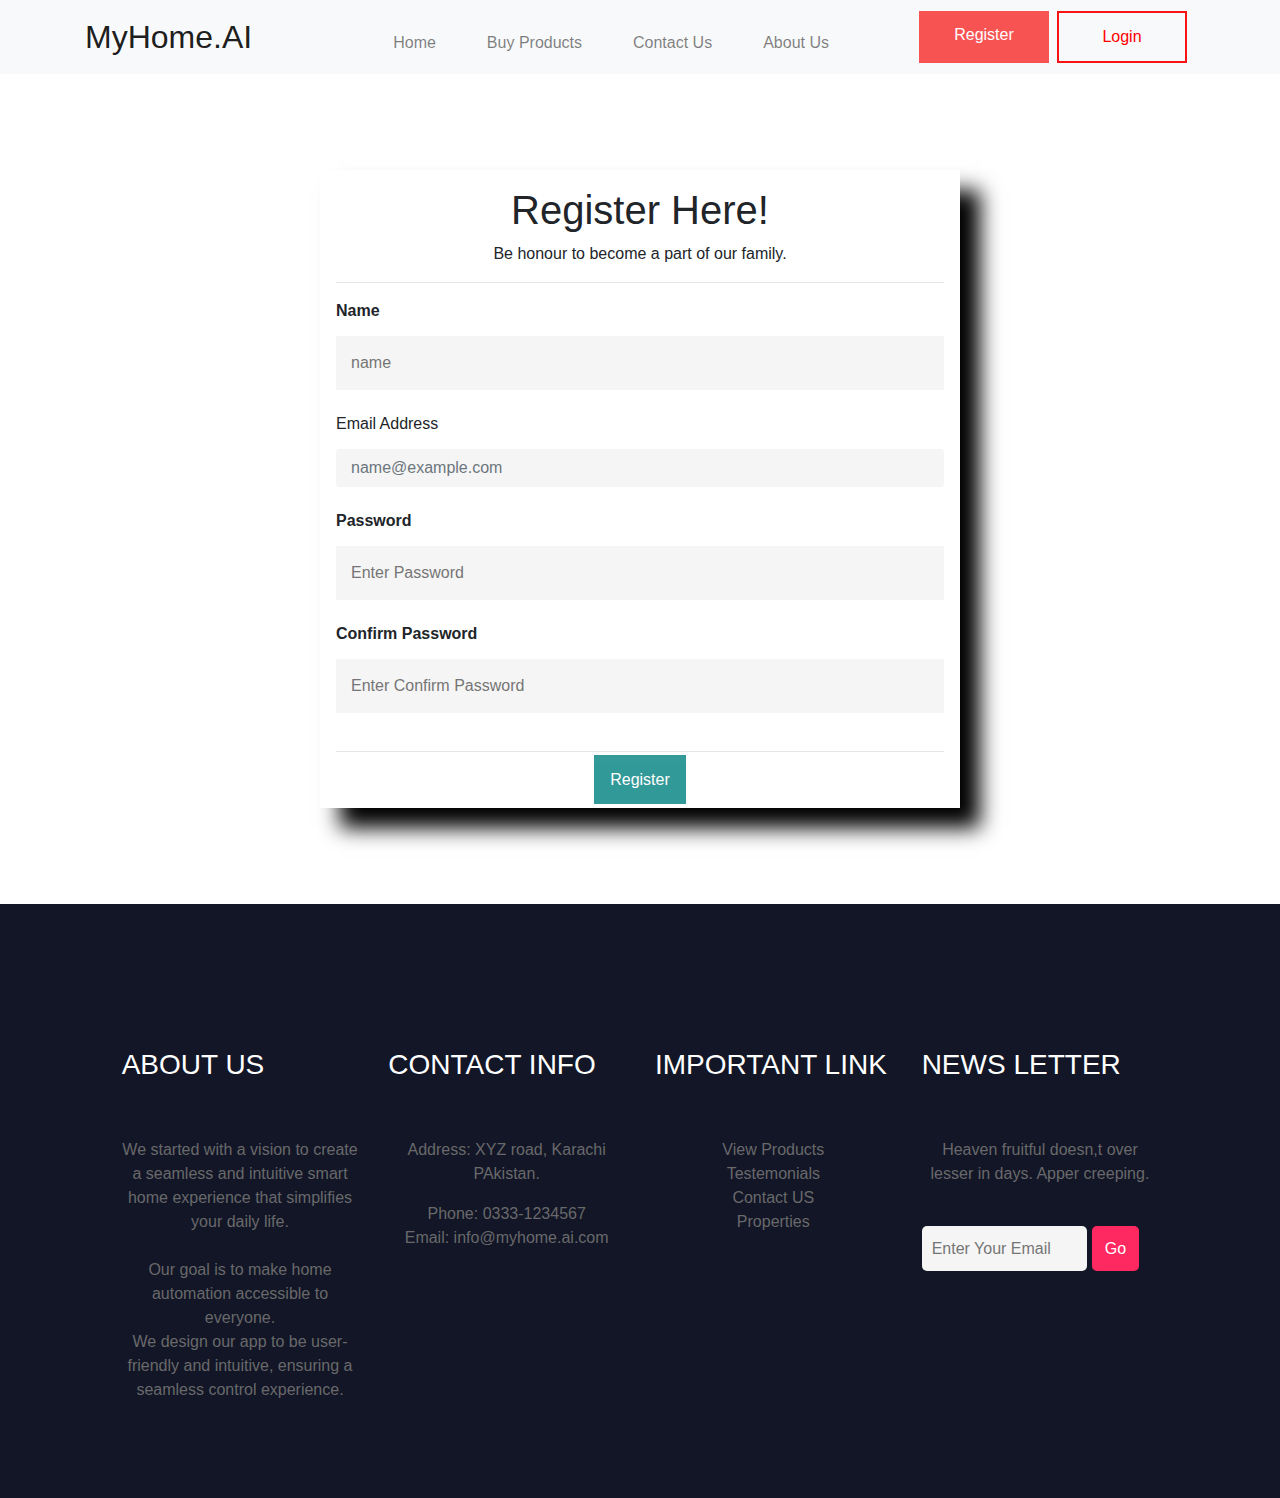
<file: registration.html>
<!doctype html>
<html lang="en">

<head>
  <!-- Required meta tags -->
  <meta charset="utf-8">
  <meta name="viewport" content="width=device-width, initial-scale=1, shrink-to-fit=no">

  <!-- Bootstrap CSS -->
  <link rel="stylesheet" href="https://cdn.jsdelivr.net/npm/bootstrap@4.3.1/dist/css/bootstrap.min.css">
  <link rel="stylesheet" href="CSS/registration.css">

  <title>Registration</title>
</head>

<body>

  <!-- =========================================navbar starts================================================== -->
  <nav class="navbar navbar-expand-lg navbar-light bg-light">
    <div class="container">
        <a class="navbar-brand" href="#">MyHome.AI</a>
        <button class="navbar-toggler" type="button" data-toggle="collapse" data-target="#navbarSupportedContent"
            aria-controls="navbarSupportedContent" aria-expanded="false" aria-label="Toggle navigation">
            <span class="navbar-toggler-icon"></span>
        </button>

        <div class="collapse navbar-collapse" id="navbarSupportedContent">
            <ul class="navbar-nav m-auto mb-2 mb-lg-0">
                <li class="nav-item ">
                    <a class="nav-link" id="home" href="index.html">Home </a>
                </li>
                <li class="nav-item">
                    <a class="nav-link" id="products" href="buyProducts.html">Buy Products</a>
                </li>
                <li class="nav-item">
                    <a class="nav-link" id="contact" href="contactUs.html">Contact Us</a>
                </li>
                <li class="nav-item">
                    <a class="nav-link" id="about" href="aboutUs.html">About Us</a>
                </li>

            </ul>
            <form class="d-flex">
                <a class="btn0" href="registration.html">Register</a>
                <a class="btn1 mx-2" href="login.html">Login</a>
            </form>
        </div>
    </div>
</nav>
  <!--===================================navabr ends======================================-->




   <!--===================================Registration Starts======================================-->
   <br><br><br><br>
   <form action="">
       <div class="Register">
           <h1>Register Here!</h1>
           <p>Be honour to become a part of our family.</p>
           <hr />

           <div class="Name">
               <label for="name"><b>Name </b></label>
               <input type="text" placeholder="name" name="name" id="fname" required>
           </div>

           <div class="Email">
               <label for="exampleFormControlInput1">Email Address</label>
               <input type="email" class="form-control" id="exampleFormControlInput1" placeholder="name@example.com"
                   required>
           </div>

           <div class="Password">
               <label for="psw"><b>Password </b></label>
               <input type="password" placeholder="Enter Password" name="psw" id="psw" required>
           </div>

           <div class="ConfirmPassword">
               <label for="cpsw"><b>Confirm Password </b></label>
               <input type="password" placeholder="Enter Confirm Password" name="cpsw" id="cpsw" required>
           </div>

           <hr>
           <div class="row">
            <div class="col-md-12 text-center">
              <a class="submitBtn" href="Thank.html">Register</a>
            </div>
        </div>
           
       </div>
   </form>
   <br><br><br><br>

<!--===================================Registration ends======================================-->


 
  <!--=============================footer start====================-->

  <section class="footer pt-5">
    <div class="container-fluid pt-5">
        <div class="row ">
            <div class="col-lg-10 m-auto">
                <div class="row">
                    <div class="col-lg-3">
                        <h3 class="py-5">ABOUT US</h3>
                        <p>We started with a vision to create a seamless and intuitive smart home experience that
                            simplifies your daily life.
                        </p><br>
                        <p>Our goal is to make home automation accessible to everyone. <br>
                            We design our app to be user-friendly and intuitive, ensuring a seamless control
                            experience.</p>
                    </div>
                    <div class="col-lg-3">
                        <h3 class="py-5">CONTACT INFO</h3>
                        <p>Address: XYZ road, Karachi PAkistan.</p>
                        <p class="link pt-3">Phone: 0333-1234567</p>
                        <p class="link">Email: info@myhome.ai.com</p>
                    </div>
                    <div class="col-lg-3">
                        <h3 class="py-5">IMPORTANT LINK</h3>
                        <p class="link">View Products</p>
                        <p class="link">Testemonials</p>
                        <p class="link">Contact US</p>
                        <p class="link">Properties </p>
                    </div>
                    <div class="col-lg-3">
                        <h3 class="py-5">NEWS LETTER</h3>
                        <p>Heaven fruitful doesn,t over lesser
                            in days. Apper creeping.</p>

                        <input type="text" placeholder="Enter Your Email">
                        <button>Go</button>
                    </div>

                </div>
            </div>
        </div>
        <br><br><br><br>
    </div>

</section>

  <!--=============================footer end====================-->




  <script src="https://code.jquery.com/jquery-3.3.1.slim.min.js"
    integrity="sha384-q8i/X+965DzO0rT7abK41JStQIAqVgRVzpbzo5smXKp4YfRvH+8abtTE1Pi6jizo"
    crossorigin="anonymous"></script>
  <script src="https://cdn.jsdelivr.net/npm/popper.js@1.14.7/dist/umd/popper.min.js"></script>
  <script src="https://cdn.jsdelivr.net/npm/bootstrap@4.3.1/dist/js/bootstrap.min.js"></script>



</body>

</html>
</file>
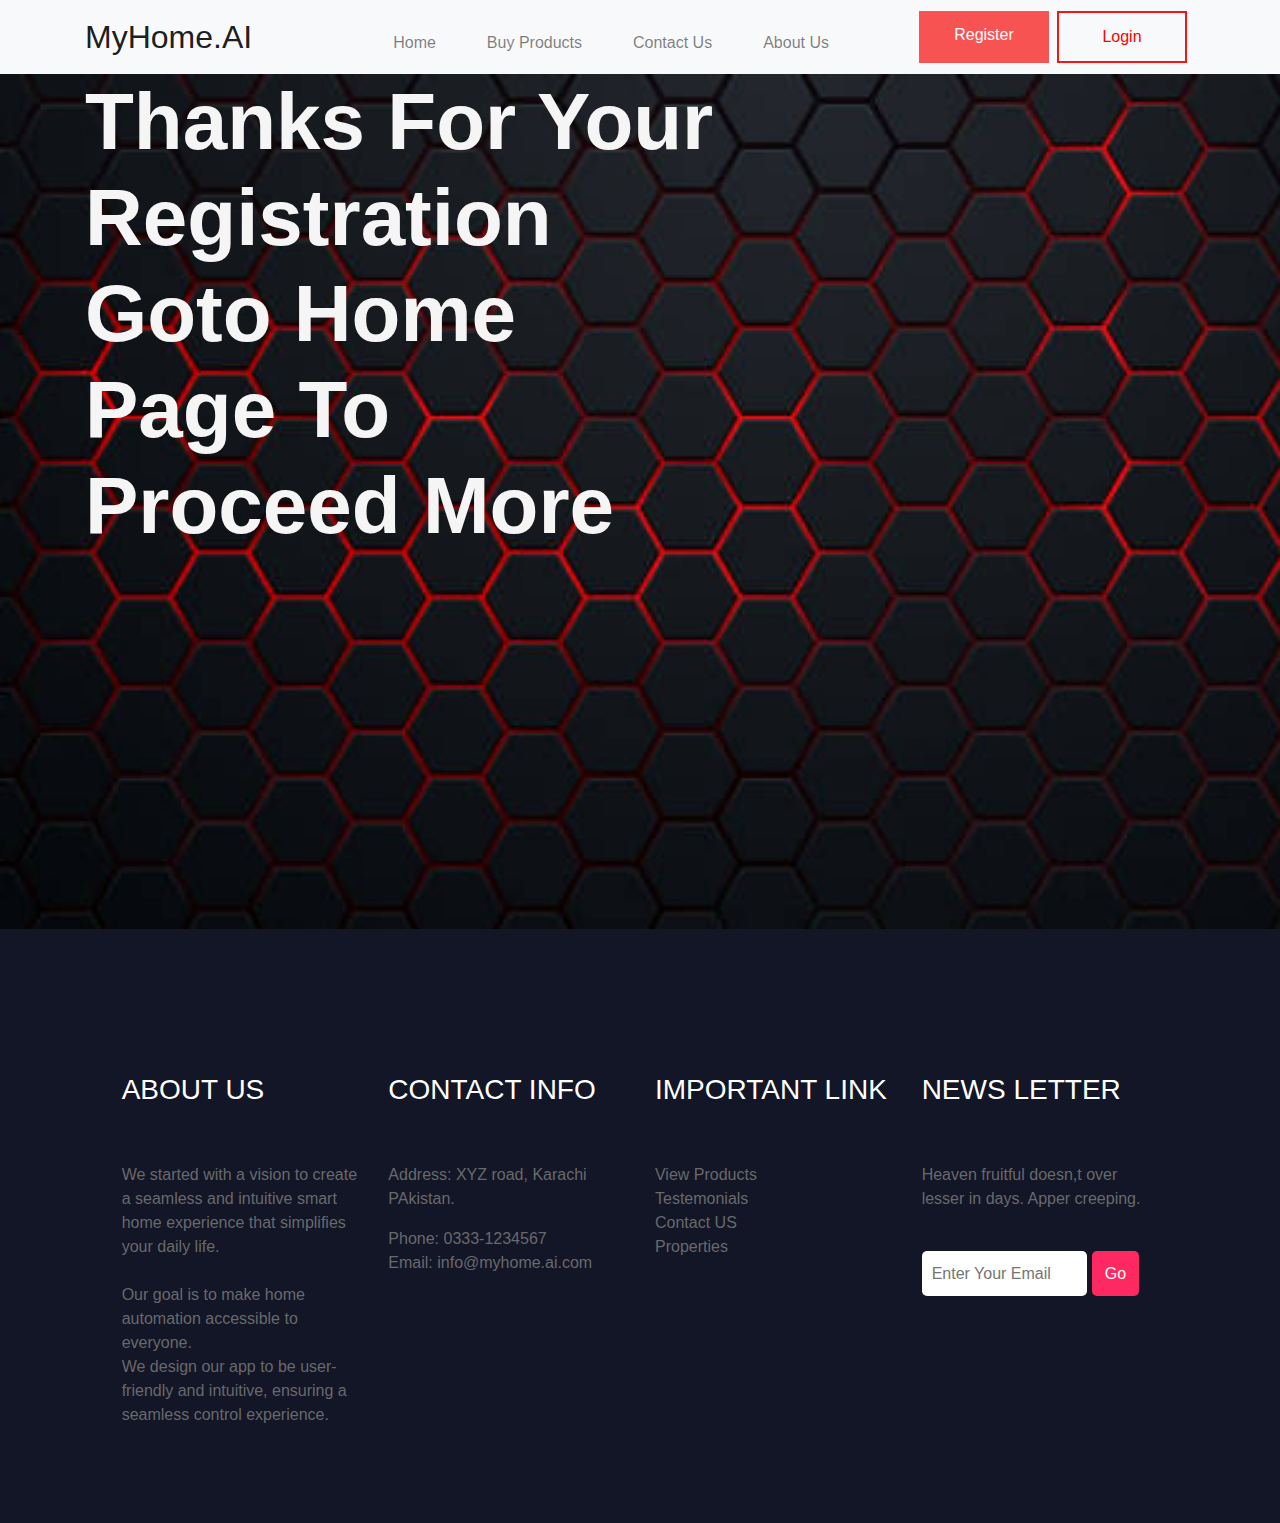
<file: Thank.html>
<!doctype html>
<html lang="en">

<head>
  <!-- Required meta tags -->
  <meta charset="utf-8">
  <meta name="viewport" content="width=device-width, initial-scale=1, shrink-to-fit=no">

  <!-- Bootstrap CSS -->
  <link rel="stylesheet" href="https://cdn.jsdelivr.net/npm/bootstrap@4.3.1/dist/css/bootstrap.min.css">
  <link rel="stylesheet" href="CSS/thank.css">

  <title>Home</title>
</head>

<body>

  <!-- =========================================navbar starts================================================== -->
  <nav class="navbar navbar-expand-lg navbar-light bg-light">
    <div class="container">
        <a class="navbar-brand" href="#">MyHome.AI</a>
        <button class="navbar-toggler" type="button" data-toggle="collapse" data-target="#navbarSupportedContent"
            aria-controls="navbarSupportedContent" aria-expanded="false" aria-label="Toggle navigation">
            <span class="navbar-toggler-icon"></span>
        </button>

        <div class="collapse navbar-collapse" id="navbarSupportedContent">
            <ul class="navbar-nav m-auto mb-2 mb-lg-0">
                <li class="nav-item ">
                    <a class="nav-link" id="home" href="index.html">Home </a>
                </li>
                <li class="nav-item">
                    <a class="nav-link" id="products" href="buyProducts.html">Buy Products</a>
                </li>
                <li class="nav-item">
                    <a class="nav-link" id="contact" href="contactUs.html">Contact Us</a>
                </li>
                <li class="nav-item">
                    <a class="nav-link" id="about" href="aboutUs.html">About Us</a>
                </li>

            </ul>
            <form class="d-flex">
                <a class="btn0" href="registration.html">Register</a>
                <a class="btn1 mx-2" href="login.html">Login</a>
            </form>
        </div>
    </div>
</nav>
  <!--===================================navabr ends======================================-->




  <!--===================================main starts======================================-->

  <section class="main">
    <div class="container">
      <div class="row">
        <div class="col-lg-7">
          <h1>Thanks For Your Registration <br>
        Goto Home Page To Proceed More </h1>
        </div>
      </div>
    </div>
  </section>

  <!--===================================main ends======================================-->



 
  <!--=============================footer start====================-->

  <section class="footer pt-5">
    <div class="container-fluid pt-5">
        <div class="row ">
            <div class="col-lg-10 m-auto">
                <div class="row">
                    <div class="col-lg-3">
                        <h3 class="py-5">ABOUT US</h3>
                        <p>We started with a vision to create a seamless and intuitive smart home experience that
                            simplifies your daily life.
                        </p><br>
                        <p>Our goal is to make home automation accessible to everyone. <br>
                            We design our app to be user-friendly and intuitive, ensuring a seamless control
                            experience.</p>
                    </div>
                    <div class="col-lg-3">
                        <h3 class="py-5">CONTACT INFO</h3>
                        <p>Address: XYZ road, Karachi PAkistan.</p>
                        <p class="link pt-3">Phone: 0333-1234567</p>
                        <p class="link">Email: info@myhome.ai.com</p>
                    </div>
                    <div class="col-lg-3">
                        <h3 class="py-5">IMPORTANT LINK</h3>
                        <p class="link">View Products</p>
                        <p class="link">Testemonials</p>
                        <p class="link">Contact US</p>
                        <p class="link">Properties </p>
                    </div>
                    <div class="col-lg-3">
                        <h3 class="py-5">NEWS LETTER</h3>
                        <p>Heaven fruitful doesn,t over lesser
                            in days. Apper creeping.</p>

                        <input type="text" placeholder="Enter Your Email">
                        <button>Go</button>
                    </div>

                </div>
            </div>
        </div>
        <br><br><br><br>
    </div>

</section>

  <!--=============================footer end====================-->




  <script src="https://code.jquery.com/jquery-3.3.1.slim.min.js"
    integrity="sha384-q8i/X+965DzO0rT7abK41JStQIAqVgRVzpbzo5smXKp4YfRvH+8abtTE1Pi6jizo"
    crossorigin="anonymous"></script>
  <script src="https://cdn.jsdelivr.net/npm/popper.js@1.14.7/dist/umd/popper.min.js"></script>
  <script src="https://cdn.jsdelivr.net/npm/bootstrap@4.3.1/dist/js/bootstrap.min.js"></script>
</body>

</html>
</file>
<file: CSS/index.css>
/*-------------------------- CSS For Navbar Starts Here -------------------------- */

* {
    padding: 0;
    margin: 0;
    box-sizing: border-box;
}

.navbar-brand {
    color: red;
    font-size: 2rem;

}

.nav-link {
    color: rgb(10, 10, 94);
   
}

.nav-link:hover {
    color: red;
    border-bottom: 3px solid red;
    transition: all 0.2s;
}

.nav-item {
    color: rgb(7, 7, 78);
    font-weight: 500;
    padding-left: 35px;
}

.btn0 {
    height: 52px;
    width: 130px;

    text-align: center;
    padding-top: 12px;


    outline: none;
    border: none;
    color: white;
    cursor: pointer;
    transition: all 0.4s;
    background-color: rgb(248, 83, 83);
}

.btn0:hover {
    color: white;
    text-decoration: none;

    background: rgb(214, 11, 11);
    transition: all 0.4s;
}

.btn1 {
    height: 52px;
    width: 130px;
    text-align: center;
    padding-top: 12px;
    background-color: transparent;
    color: red;
    cursor: pointer;
    transition: all 0.4s;
    outline: none;
    border: 2px solid rgb(248, 20, 20);
}

.btn1:hover {
    background: rgb(214, 11, 11);
    transition: all 0.4s;
    color: white;
    text-decoration: none;
}

#home{
    color: red;
    border-bottom: 3px solid red;
}

/*-------------------------- CSS For Navbar Ends Here -------------------------- */



/*-------------------------- CSS For Ref-form Starts Here -------------------------- */
.reg-form {
    display: none;
}

/*-------------------------- CSS For Ref-form Ends Here -------------------------- */


/* main */
.main {
    background: url("../Images/backgroundpic.jpg")no-repeat;
    background-size: cover;
    width: 100%;
    min-height: 95vh;
}

.main h1 {
    font-size: 5rem;
    font-weight: 800;
    color: whitesmoke;
}



/*-------------------------- CSS For footer Starts Here -------------------------- */

.footer {
    background-color: #121626;
    color: white;
}

.footer p {
    margin: 0;
    color: #69696b;
}

.link {
    color: #69696b;
    transition: all 0.4s;
}

.link:hover {
    color: #ff2962;
    padding-left: 10px;
    transition: all 0.4s;
    cursor: pointer;
}

.footer input {
    height: 45px;
    width: 70%;
    padding: 10px 10px;
    border: none;
    outline: none;
    border-radius: 5px;
}

.footer button {
    height: 45px;
    width: 20%;
    padding-left: -12px;
    border: none;
    outline: none;
    border-top: 1px solid#ff2962;
    background: #ff2962;
    color: white;
    margin-top: 40px;
    border-radius: 5px;
    cursor: pointer;
}

/*-------------------------- CSS For footer Ends Here -------------------------- */
</file>
<file: CSS/aboutUs.css>
/*-------------------------- CSS For Navbar Starts Here -------------------------- */

* {
    padding: 0;
    margin: 0;
    box-sizing: border-box;
}

.navbar-brand {
    color: red;
    font-size: 2rem;

}

.nav-link {
    color: rgb(10, 10, 94);
   
}

.nav-link:hover {
    color: red;
    border-bottom: 3px solid red;
    transition: all 0.2s;
}

.nav-item {
    color: rgb(7, 7, 78);
    font-weight: 500;
    padding-left: 35px;
}

.btn0 {
    height: 52px;
    width: 130px;

    text-align: center;
    padding-top: 12px;


    outline: none;
    border: none;
    color: white;
    cursor: pointer;
    transition: all 0.4s;
    background-color: rgb(248, 83, 83);
}

.btn0:hover {
    color: white;
    text-decoration: none;

    background: rgb(214, 11, 11);
    transition: all 0.4s;
}

.btn1 {
    height: 52px;
    width: 130px;
    text-align: center;
    padding-top: 12px;
    background-color: transparent;
    color: red;
    cursor: pointer;
    transition: all 0.4s;
    outline: none;
    border: 2px solid rgb(248, 20, 20);
}

.btn1:hover {
    background: rgb(214, 11, 11);
    transition: all 0.4s;
    color: white;
    text-decoration: none;
}

#about{
    color: red;
    border-bottom: 3px solid red;
}

/*-------------------------- CSS For Navbar Ends Here -------------------------- */


/*-------------------------- CSS For About Us starts Here -------------------------- */


.about {
    background: linear-gradient(rgba(4, 11, 75, 0.719), rgba(4, 26, 100, 0.73)), url("../Images/backgroundpic.jpg") no-repeat;
    background-size: cover;
    height: auto;
    width: 100%;
}



.main p{
    color: black;
    
}

.red {
    color: red;
}

.about h2 {
    font-size: 2rem;
    color: rgb(7, 7, 78);
    text-transform: uppercase;
}

.about .card:hover {
    color: red;
    cursor: pointer;
    transition: all 0.3s;
    box-shadow: -2px 2px 22px -11px rgba(0, 0, 0, 0.75);
    -webkit-box-shadow: -2px 2px 22px -11px rgba(0, 0, 0, 0.75);
    -moz-box-shadow: -2px 2px 22px -11px rgba(0, 0, 0, 0.75);
}

/*-------------------------- CSS For about us Ends Here -------------------------- */


/*-------------------------- CSS For footer Starts Here -------------------------- */

.footer {
    background-color: #121626;
    color: white;
}

.footer p {
    margin: 0;
    color: #69696b;
}

.link {
    color: #69696b;
    transition: all 0.4s;
}

.link:hover {
    color: #ff2962;
    padding-left: 10px;
    transition: all 0.4s;
    cursor: pointer;
}

.footer input {
    height: 45px;
    width: 70%;
    padding: 10px 10px;
    border: none;
    outline: none;
    border-radius: 5px;
}

.footer button {
    height: 45px;
    width: 20%;
    padding-left: -12px;
    border: none;
    outline: none;
    border-top: 1px solid#ff2962;
    background: #ff2962;
    color: white;
    margin-top: 40px;
    border-radius: 5px;
    cursor: pointer;
}

/*-------------------------- CSS For footer Ends Here -------------------------- */
</file>
<file: CSS/buyProducts.css>
/*-------------------------- CSS For Navbar Starts Here -------------------------- */

* {
    padding: 0;
    margin: 0;
    box-sizing: border-box;
}

.navbar-brand {
    color: red;
    font-size: 2rem;

}

.nav-link {
    color: rgb(10, 10, 94);
   
}

.nav-link:hover {
    color: red;
    border-bottom: 3px solid red;
    transition: all 0.2s;
}

.nav-item {
    color: rgb(7, 7, 78);
    font-weight: 500;
    padding-left: 35px;
}

.btn0 {
    height: 52px;
    width: 130px;

    text-align: center;
    padding-top: 12px;


    outline: none;
    border: none;
    color: white;
    cursor: pointer;
    transition: all 0.4s;
    background-color: rgb(248, 83, 83);
}

.btn0:hover {
    color: white;
    text-decoration: none;

    background: rgb(214, 11, 11);
    transition: all 0.4s;
}

.btn1 {
    height: 52px;
    width: 130px;
    text-align: center;
    padding-top: 12px;
    background-color: transparent;
    color: red;
    cursor: pointer;
    transition: all 0.4s;
    outline: none;
    border: 2px solid rgb(248, 20, 20);
}

.btn1:hover {
    background: rgb(214, 11, 11);
    transition: all 0.4s;
    color: white;
    text-decoration: none;
}

#products{
    color: red;
    border-bottom: 3px solid red;
}

/*-------------------------- CSS For Navbar Ends Here -------------------------- */



/*-------------------------- CSS For Products Details Starts Here -------------------------- */

.red {
    color: red;
}

.products h1 {
    font-size: 3.5rem;
    color: rgb(7, 7, 78);
}

.products .card:hover {
    color: red;
    cursor: pointer;
    transition: all 0.3s;
    box-shadow: -2px 2px 22px -11px rgba(0, 0, 0, 0.75);
    -webkit-box-shadow: -2px 2px 22px -11px rgba(0, 0, 0, 0.75);
    -moz-box-shadow: -2px 2px 22px -11px rgba(0, 0, 0, 0.75);
}

.addToCart {
    background-color: yellow;
    width: 90px;
    height: 40px;
    border: none;
    border-radius: 3px;
    font-weight: 500;
}

.BuyNow {

    background-color: orange;
    width: 90px;
    height: 40px;
    border: none;
    border-radius: 3px;
    font-weight: 500;
}

.addToCart:hover {
    border: 2px solid black;
}

.BuyNow:hover {
    border: 2px solid black;
}

/* img class for making changes to images style */

.img {
    height: 250px;
    width: 100%;
}

/*-------------------------- CSS For Products Details Ends Here -------------------------- */



/*-------------------------- CSS For footer Starts Here -------------------------- */

.footer {
    background-color: #121626;
    color: white;
}

.footer p {
    margin: 0;
    color: #69696b;
}

.link {
    color: #69696b;
    transition: all 0.4s;
}

.link:hover {
    color: #ff2962;
    padding-left: 10px;
    transition: all 0.4s;
    cursor: pointer;
}

.footer input {
    height: 45px;
    width: 70%;
    padding: 10px 10px;
    border: none;
    outline: none;
    border-radius: 5px;
}

.footer button {
    height: 45px;
    width: 20%;
    padding-left: -12px;
    border: none;
    outline: none;
    border-top: 1px solid#ff2962;
    background: #ff2962;
    color: white;
    margin-top: 40px;
    border-radius: 5px;
    cursor: pointer;
}

/*-------------------------- CSS For footer Ends Here -------------------------- */
</file>
<file: CSS/contactUs.css>
/*-------------------------- CSS For Navbar Starts Here -------------------------- */

* {
    padding: 0;
    margin: 0;
    box-sizing: border-box;
}

.navbar-brand {
    color: red;
    font-size: 2rem;

}

.nav-link {
    color: rgb(10, 10, 94);
   
}

.nav-link:hover {
    color: red;
    border-bottom: 3px solid red;
    transition: all 0.2s;
}

.nav-item {
    color: rgb(7, 7, 78);
    font-weight: 500;
    padding-left: 35px;
}

.btn0 {
    height: 52px;
    width: 130px;

    text-align: center;
    padding-top: 12px;


    outline: none;
    border: none;
    color: white;
    cursor: pointer;
    transition: all 0.4s;
    background-color: rgb(248, 83, 83);
}

.btn0:hover {
    color: white;
    text-decoration: none;

    background: rgb(214, 11, 11);
    transition: all 0.4s;
}

.btn1 {
    height: 52px;
    width: 130px;
    text-align: center;
    padding-top: 12px;
    background-color: transparent;
    color: red;
    cursor: pointer;
    transition: all 0.4s;
    outline: none;
    border: 2px solid rgb(248, 20, 20);
}

.btn1:hover {
    background: rgb(214, 11, 11);
    transition: all 0.4s;
    color: white;
    text-decoration: none;
}

#contact{
    color: red;
    border-bottom: 3px solid red;
}

/*-------------------------- CSS For Navbar Ends Here -------------------------- */

.ContactUs {
    margin: auto;
    width: 50%;
    padding: 16px;
    background-color: white;
    box-shadow: 20px 20px 20px 0px rgba(0, 0, 0, 7);
}

.ContactUs h1,
p {
    text-align: center;
}

input[type='text'],
input[type='password'],
input[type='email'] {
    width: 100%;
    padding: 15px;
    margin: 5px 0 22px 0;
    display: inline-block;
    border: none;
    background: whitesmoke;
}

input[type='text']:focus,
input[type='password']:focus,
input[type='email']:focus {
    background-color: #ddd;
    outline: none;
}

.submitBtn {
    background-color: teal;
    color: white;
    padding: 16px;
    border: none;
    cursor: pointer;
    width: 100%;
    margin: auto;
    opacity: 0.8;

}

.submitBtn:hover {
    opacity: 1;
}











/*-------------------------- CSS For footer Starts Here -------------------------- */

.footer {
    background-color: #121626;
    color: white;
}

.footer p {
    margin: 0;
    color: #69696b;
}

.link {
    color: #69696b;
    transition: all 0.4s;
}

.link:hover {
    color: #ff2962;
    padding-left: 10px;
    transition: all 0.4s;
    cursor: pointer;
}

.footer input {
    height: 45px;
    width: 70%;
    padding: 10px 10px;
    border: none;
    outline: none;
    border-radius: 5px;
}

.footer button {
    height: 45px;
    width: 20%;
    padding-left: -12px;
    border: none;
    outline: none;
    border-top: 1px solid#ff2962;
    background: #ff2962;
    color: white;
    margin-top: 40px;
    border-radius: 5px;
    cursor: pointer;
}

/*-------------------------- CSS For footer Ends Here -------------------------- */
</file>
<file: CSS/login.css>
/*-------------------------- CSS For Navbar Starts Here -------------------------- */

* {
    padding: 0;
    margin: 0;
    box-sizing: border-box;
}

.navbar-brand {
    color: red;
    font-size: 2rem;

}

.nav-link {
    color: rgb(10, 10, 94);
   
}

.nav-link:hover {
    color: red;
    border-bottom: 3px solid red;
    transition: all 0.2s;
}

.nav-item {
    color: rgb(7, 7, 78);
    font-weight: 500;
    padding-left: 35px;
}

.btn0 {
    height: 52px;
    width: 130px;

    text-align: center;
    padding-top: 12px;


    outline: none;
    border: none;
    color: white;
    cursor: pointer;
    transition: all 0.4s;
    background-color: rgb(248, 83, 83);
}

.btn0:hover {
    color: white;
    text-decoration: none;

    background: rgb(214, 11, 11);
    transition: all 0.4s;
}

.btn1 {
    height: 52px;
    width: 130px;
    text-align: center;
    padding-top: 12px;
    background-color: transparent;
    color: red;
    cursor: pointer;
    transition: all 0.4s;
    outline: none;
    border: 2px solid rgb(248, 20, 20);
}

.btn1:hover {
    background: rgb(214, 11, 11);
    transition: all 0.4s;
    color: white;
    text-decoration: none;
}



/*-------------------------- CSS For Navbar Ends Here -------------------------- */

.Register {
    margin: auto;
    width: 50%;
    padding: 16px;
    background-color: white;
    box-shadow: 20px 20px 20px 0px rgba(0, 0, 0, 7);
}

.Register h1,
p {
    text-align: center;
}

input[type='text'],
input[type='password'],
input[type='email'] {
    width: 100%;
    padding: 15px;
    margin: 5px 0 22px 0;
    display: inline-block;
    border: none;
    background: whitesmoke;
}

input[type='text']:focus,
input[type='password']:focus,
input[type='email']:focus {
    background-color: #ddd;
    outline: none;
}

.submitBtn {
    background-color: teal;
    color: white;
    padding: 16px;
    border: none;
    cursor: pointer;
    width: 100%;
    margin: auto;
    opacity: 0.8;
}

.submitBtn:hover {
    text-decoration: none;
    color: white;
    opacity: 1;
}











/*-------------------------- CSS For footer Starts Here -------------------------- */

.footer {
    background-color: #121626;
    color: white;
}

.footer p {
    margin: 0;
    color: #69696b;
}

.link {
    color: #69696b;
    transition: all 0.4s;
}

.link:hover {
    color: #ff2962;
    padding-left: 10px;
    transition: all 0.4s;
    cursor: pointer;
}

.footer input {
    height: 45px;
    width: 70%;
    padding: 10px 10px;
    border: none;
    outline: none;
    border-radius: 5px;
}

.footer button {
    height: 45px;
    width: 20%;
    padding-left: -12px;
    border: none;
    outline: none;
    border-top: 1px solid#ff2962;
    background: #ff2962;
    color: white;
    margin-top: 40px;
    border-radius: 5px;
    cursor: pointer;
}

/*-------------------------- CSS For footer Ends Here -------------------------- */
</file>
<file: CSS/registration.css>
/*-------------------------- CSS For Navbar Starts Here -------------------------- */

* {
    padding: 0;
    margin: 0;
    box-sizing: border-box;
}

.navbar-brand {
    color: red;
    font-size: 2rem;

}

.nav-link {
    color: rgb(10, 10, 94);
   
}

.nav-link:hover {
    color: red;
    border-bottom: 3px solid red;
    transition: all 0.2s;
}

.nav-item {
    color: rgb(7, 7, 78);
    font-weight: 500;
    padding-left: 35px;
}

.btn0 {
    height: 52px;
    width: 130px;

    text-align: center;
    padding-top: 12px;


    outline: none;
    border: none;
    color: white;
    cursor: pointer;
    transition: all 0.4s;
    background-color: rgb(248, 83, 83);
}

.btn0:hover {
    color: white;
    text-decoration: none;

    background: rgb(214, 11, 11);
    transition: all 0.4s;
}

.btn1 {
    height: 52px;
    width: 130px;
    text-align: center;
    padding-top: 12px;
    background-color: transparent;
    color: red;
    cursor: pointer;
    transition: all 0.4s;
    outline: none;
    border: 2px solid rgb(248, 20, 20);
}

.btn1:hover {
    background: rgb(214, 11, 11);
    transition: all 0.4s;
    color: white;
    text-decoration: none;
}



/*-------------------------- CSS For Navbar Ends Here -------------------------- */

.Register {
    margin: auto;
    width: 50%;
    padding: 16px;
    background-color: white;
    box-shadow: 20px 20px 20px 0px rgba(0, 0, 0, 7);
}

.Register h1,
p {
    text-align: center;
}

input[type='text'],
input[type='password'],
input[type='email'] {
    width: 100%;
    padding: 15px;
    margin: 5px 0 22px 0;
    display: inline-block;
    border: none;
    background: whitesmoke;
}

input[type='text']:focus,
input[type='password']:focus,
input[type='email']:focus {
    background-color: #ddd;
    outline: none;
}

.submitBtn {
    background-color: teal;
    color: white;
    padding: 16px;
    border: none;
    cursor: pointer;
    width: 100%;
    margin: auto;
    opacity: 0.8;
}

.submitBtn:hover {
    opacity: 1;
    text-decoration: none;
    color: white;
}











/*-------------------------- CSS For footer Starts Here -------------------------- */

.footer {
    background-color: #121626;
    color: white;
}

.footer p {
    margin: 0;
    color: #69696b;
}

.link {
    color: #69696b;
    transition: all 0.4s;
}

.link:hover {
    color: #ff2962;
    padding-left: 10px;
    transition: all 0.4s;
    cursor: pointer;
}

.footer input {
    height: 45px;
    width: 70%;
    padding: 10px 10px;
    border: none;
    outline: none;
    border-radius: 5px;
}

.footer button {
    height: 45px;
    width: 20%;
    padding-left: -12px;
    border: none;
    outline: none;
    border-top: 1px solid#ff2962;
    background: #ff2962;
    color: white;
    margin-top: 40px;
    border-radius: 5px;
    cursor: pointer;
}

/*-------------------------- CSS For footer Ends Here -------------------------- */
</file>
<file: CSS/thank.css>
/*-------------------------- CSS For Navbar Starts Here -------------------------- */

* {
    padding: 0;
    margin: 0;
    box-sizing: border-box;
}

.navbar-brand {
    color: red;
    font-size: 2rem;

}

.nav-link {
    color: rgb(10, 10, 94);
   
}

.nav-link:hover {
    color: red;
    border-bottom: 3px solid red;
    transition: all 0.2s;
}

.nav-item {
    color: rgb(7, 7, 78);
    font-weight: 500;
    padding-left: 35px;
}

.btn0 {
    height: 52px;
    width: 130px;

    text-align: center;
    padding-top: 12px;


    outline: none;
    border: none;
    color: white;
    cursor: pointer;
    transition: all 0.4s;
    background-color: rgb(248, 83, 83);
}

.btn0:hover {
    color: white;
    text-decoration: none;

    background: rgb(214, 11, 11);
    transition: all 0.4s;
}

.btn1 {
    height: 52px;
    width: 130px;
    text-align: center;
    padding-top: 12px;
    background-color: transparent;
    color: red;
    cursor: pointer;
    transition: all 0.4s;
    outline: none;
    border: 2px solid rgb(248, 20, 20);
}

.btn1:hover {
    background: rgb(214, 11, 11);
    transition: all 0.4s;
    color: white;
    text-decoration: none;
}



/*-------------------------- CSS For Navbar Ends Here -------------------------- */



/*-------------------------- CSS For Ref-form Starts Here -------------------------- */
.reg-form {
    display: none;
}

/*-------------------------- CSS For Ref-form Ends Here -------------------------- */


/* main */
.main {
    background: url("../Images/backgroundpic.jpg")no-repeat;
    background-size: cover;
    width: 100%;
    min-height: 95vh;
}

.main h1 {
    font-size: 5rem;
    font-weight: 800;
    color: whitesmoke;
}



/*-------------------------- CSS For footer Starts Here -------------------------- */

.footer {
    background-color: #121626;
    color: white;
}

.footer p {
    margin: 0;
    color: #69696b;
}

.link {
    color: #69696b;
    transition: all 0.4s;
}

.link:hover {
    color: #ff2962;
    padding-left: 10px;
    transition: all 0.4s;
    cursor: pointer;
}

.footer input {
    height: 45px;
    width: 70%;
    padding: 10px 10px;
    border: none;
    outline: none;
    border-radius: 5px;
}

.footer button {
    height: 45px;
    width: 20%;
    padding-left: -12px;
    border: none;
    outline: none;
    border-top: 1px solid#ff2962;
    background: #ff2962;
    color: white;
    margin-top: 40px;
    border-radius: 5px;
    cursor: pointer;
}

/*-------------------------- CSS For footer Ends Here -------------------------- */
</file>
